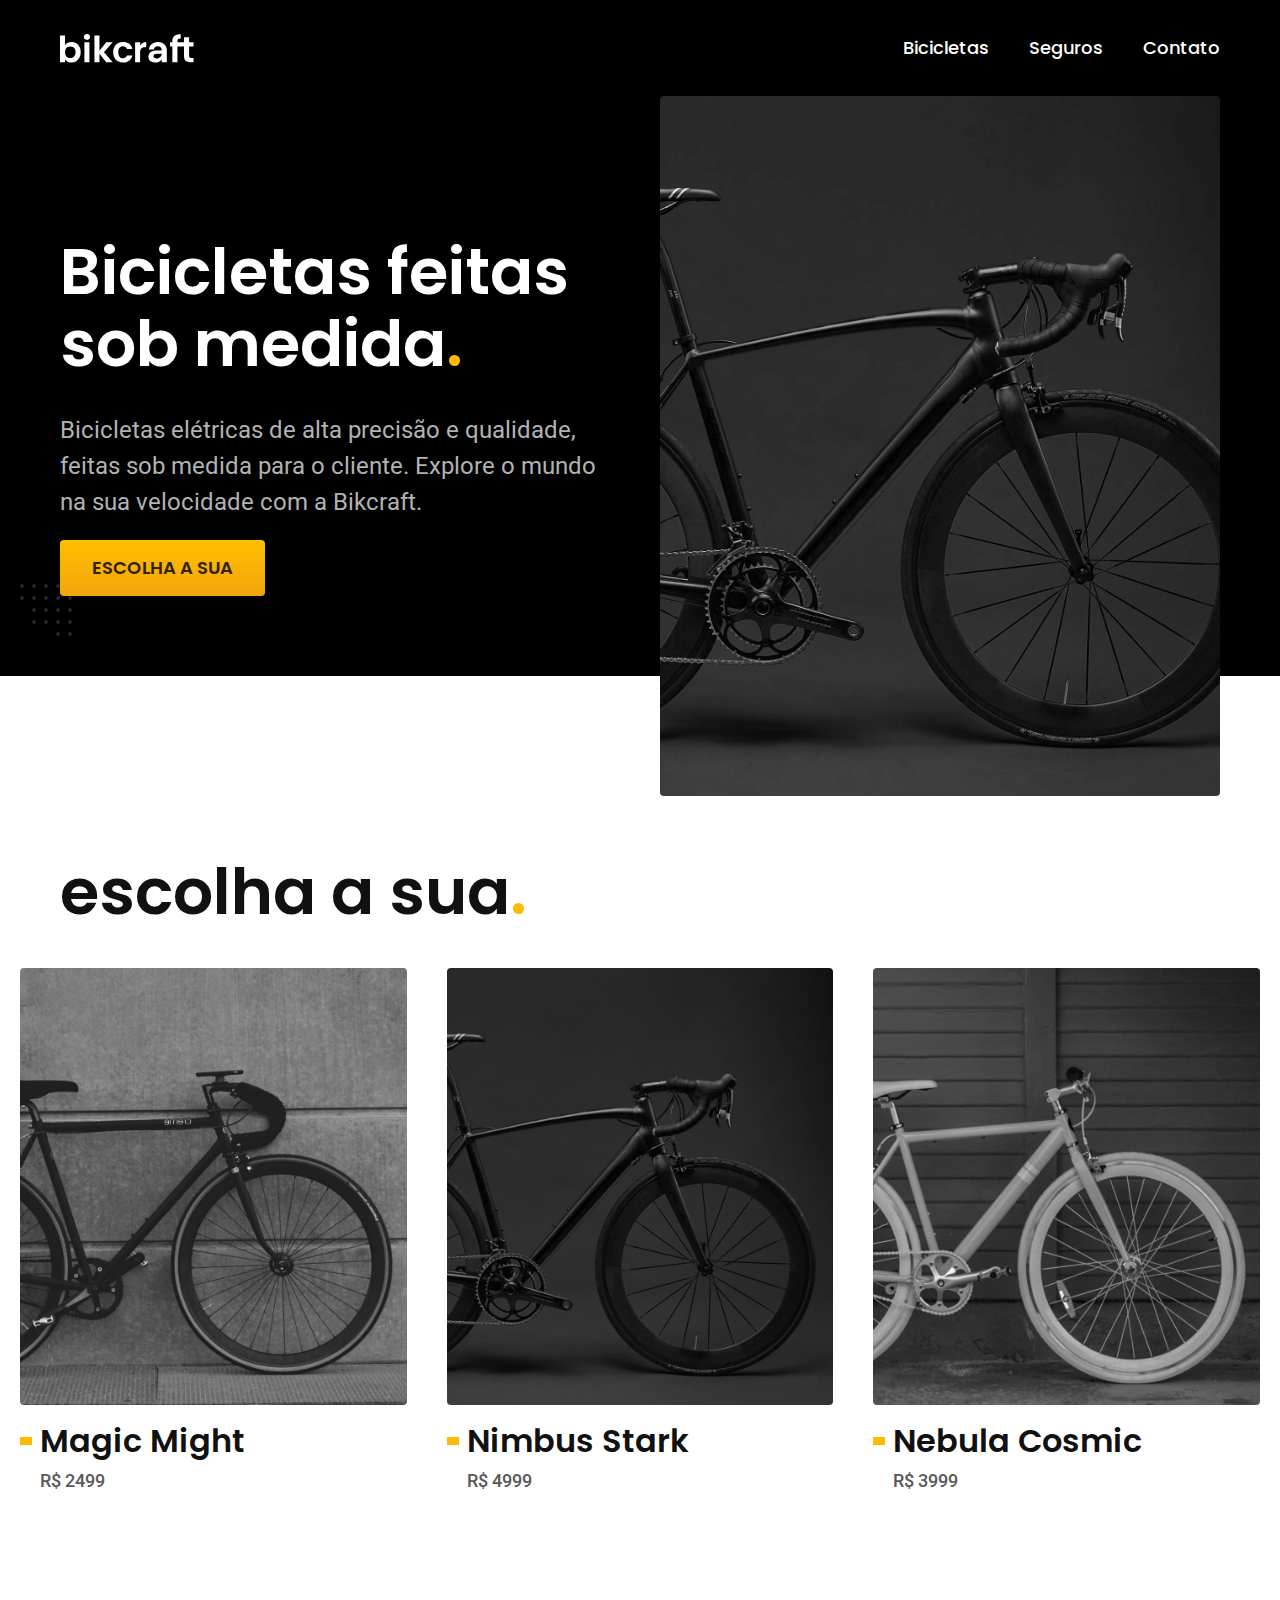
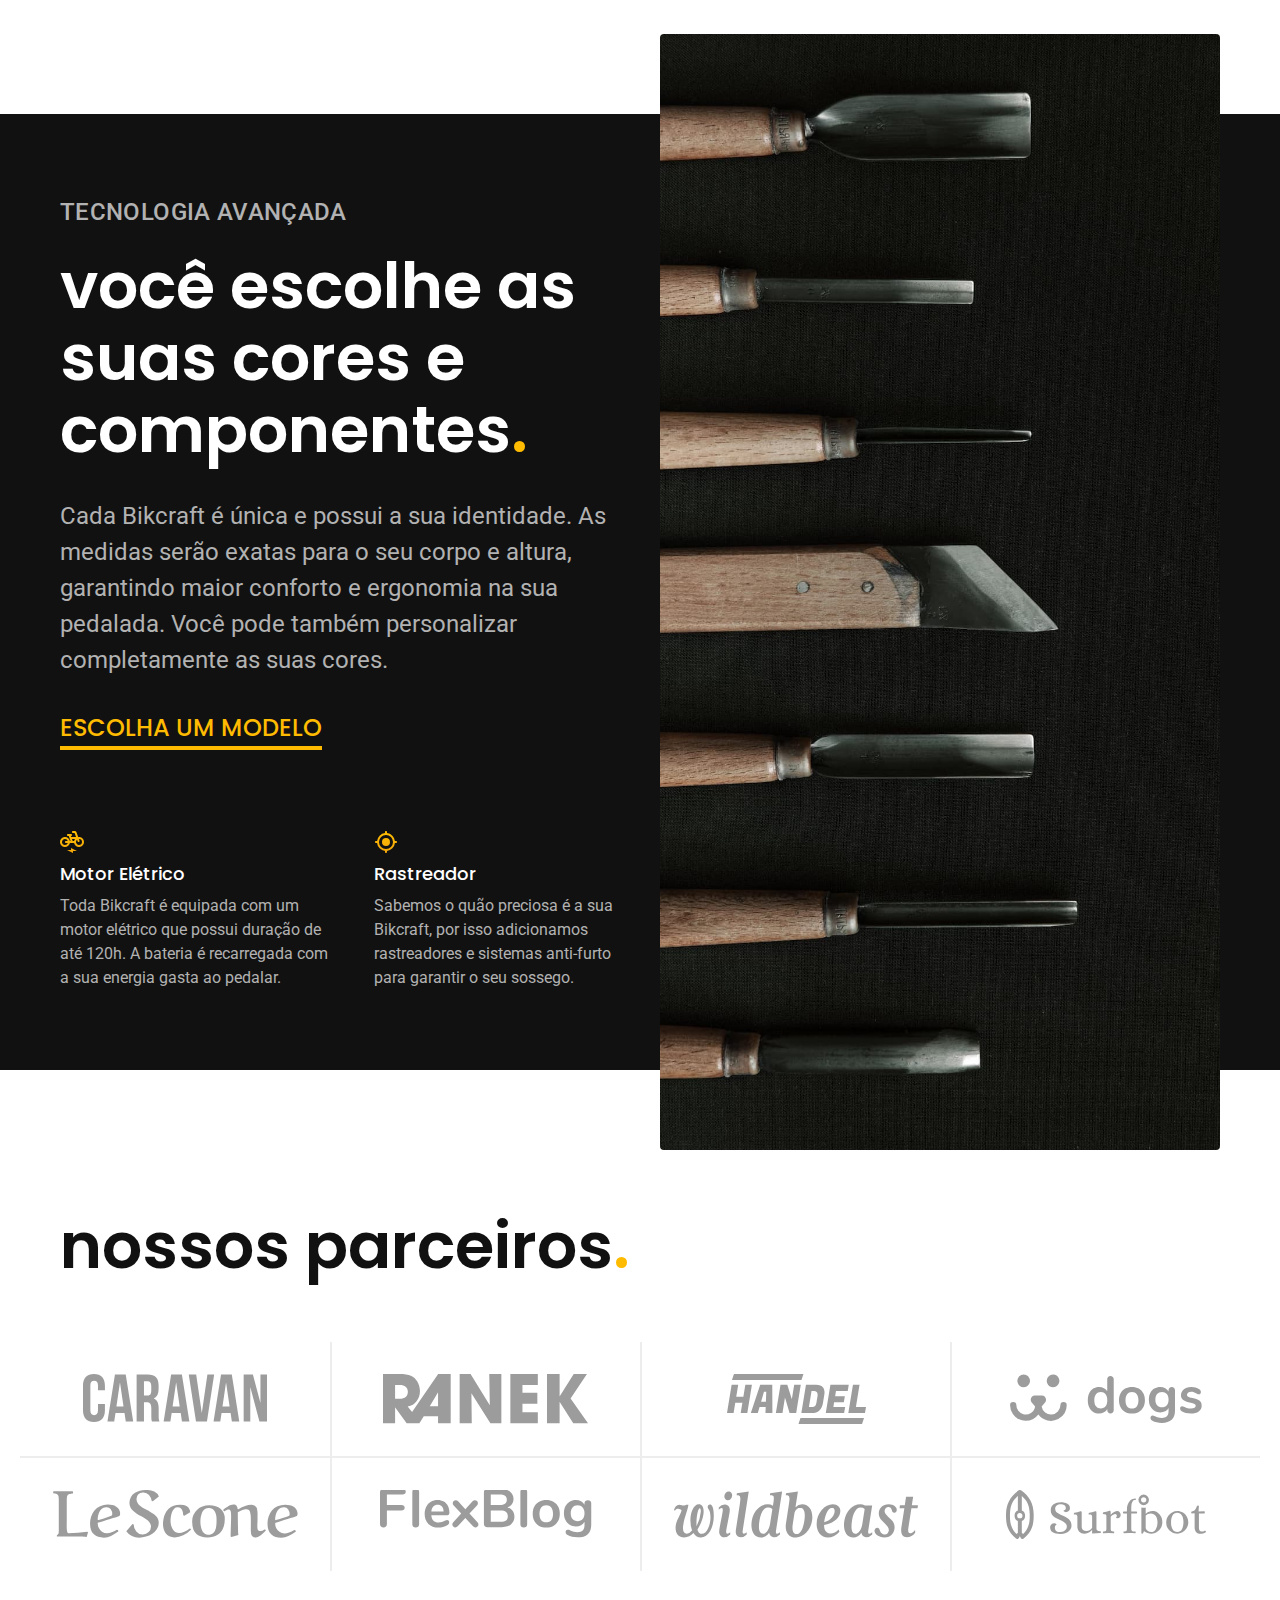
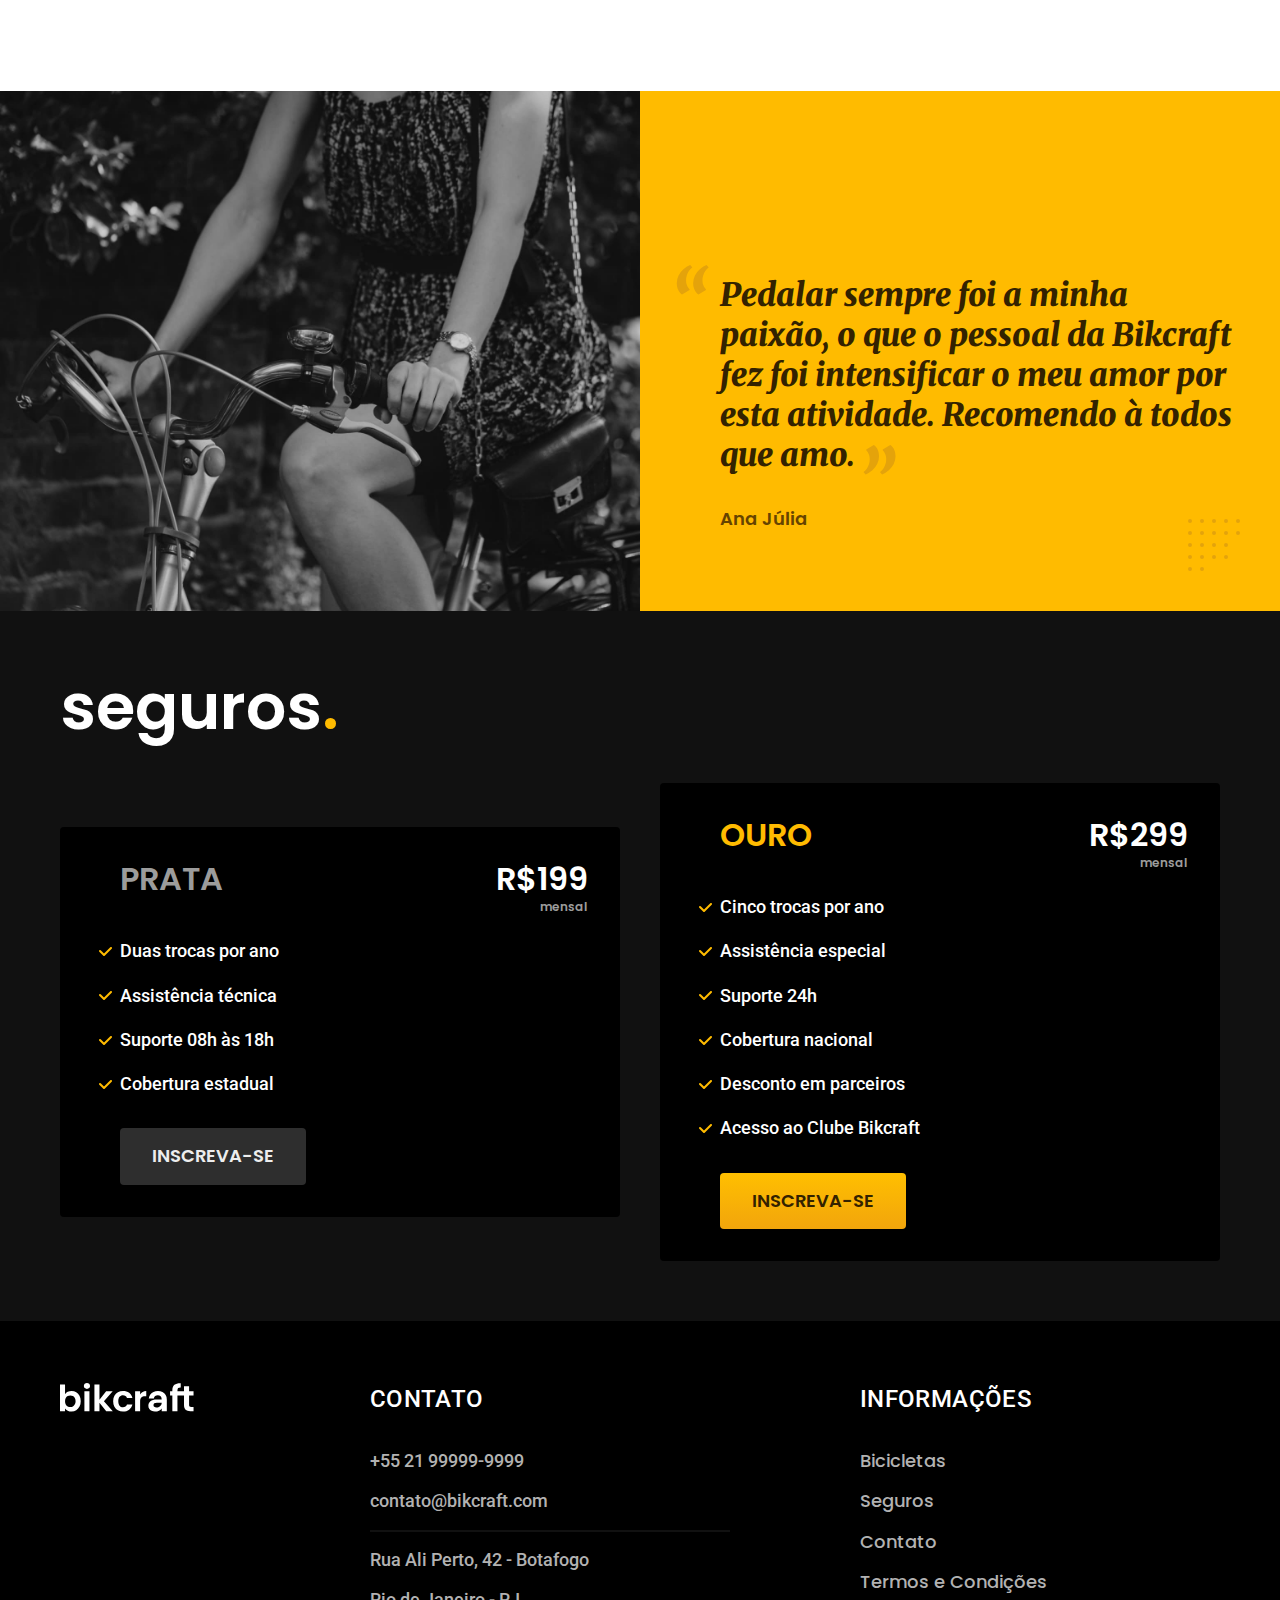
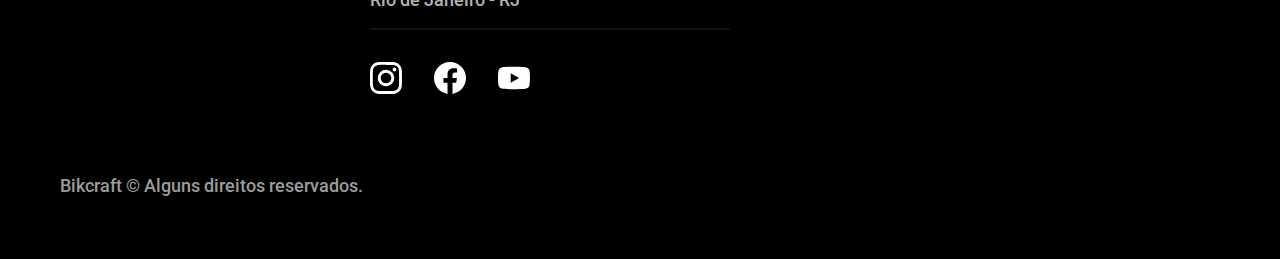
<file: index.html>
<!DOCTYPE html>
<html lang="pt-br">

<head>
  <meta charset="UTF-8">
  <meta name="viewport" content="width=device-width, initial-scale=1.0">
  <title>Bikcraft - Bicicletas Elétricas</title>
  <meta name="description" content="Bicicletas elétricas de alta precisão e qualidade, feitas sob medida para você. Explore o mundo na sua velocidade com a Bikcraft.">

  <link rel="preload" href="./css/style.min.css" as="style">
  <link rel="stylesheet" href="./css/style.min.css">
  <link rel="icon" href="./favicon.svg">
  
  <link rel="preconnect" href="https://fonts.googleapis.com">
  <link rel="preconnect" href="https://fonts.gstatic.com" crossorigin>
  <link href="https://fonts.googleapis.com/css2?family=Poppins:wght@400;600&family=Roboto:wght@400;500&family=Merriweather:ital,wght@1,900&display=swap" rel="stylesheet">

  <script>document.documentElement.classList.add("js");</script>
</head>

<body>
  <header class="header-bg">
    <div class="header container">
      <a href="./"><img src="./img/bikcraft.svg" alt="Marca"></a>
      <nav aria-label="primaria">
        <ul class="header-menu cor-0 font-1-m">
          <li><a href="./bicicletas.html">Bicicletas</a></li>
          <li><a href="./seguros.html">Seguros</a></li>
          <li><a href="./contato.html">Contato</a></li>
        </ul>
      </nav>
    </div>
  </header>

  <main class="introducao-bg">
    <div class="introducao container">
      <div class="introducao-conteudo">
        <h1 class="font-1-xxl cor-0 fadeInDown" data-anime="200">Bicicletas feitas sob medida<span class="cor-p1">.</span></h1>
        <p class="font-2-l cor-5 fadeInDown" data-anime="400">Bicicletas elétricas de alta precisão e qualidade, feitas sob medida para o cliente. Explore o mundo na sua velocidade com a Bikcraft.</p>
        <a href="./bicicletas.html" class="btn fadeInDown" data-anime="600">Escolha a sua</a>
      </div>
      <picture data-anime="800" class="fadeInDown">
        <source media="(max-width: 800px)" srcset="./img/bicicletas/nimbus.jpg">
        <img src="./img/fotos/introducao.jpg" alt="">
      </picture>
    </div>
  </main>

  <article class="bicicletas-lista">
    <h2 class="container font-1-xxl">escolha a sua<span class="cor-p1">.</span></h2>
    <ul>
      <a href="./bicicletas/magic.html">
        <li>
          <img src="./img/bicicletas/magic-home.jpg" alt="">
          <h3 class="font-1-xl">Magic Might</h3>
          <span class="font-2-m cor-8">R$ 2499</span>
        </li>
      </a>
      <a href="./bicicletas/nimbus.html">
        <li>
          <img src="./img/bicicletas/nimbus-home.jpg" alt="">
          <h3 class="font-1-xl">Nimbus Stark</h3>
          <span class="font-2-m cor-8">R$ 4999</span>
        </li>
      </a>
      <a href="./bicicletas/nebula.html">
        <li>
          <img src="./img/bicicletas/nebula-home.jpg" alt="">
          <h3 class="font-1-xl">Nebula Cosmic</h3>
          <span class="font-2-m cor-8">R$ 3999</span>
        </li>
      </a>
    </ul>
  </article>

  <article class="tecnologia-bg">
    <div class="tecnologia container">
      <div class="tecnologia-conteudo">
        <span class="font-2-l-b cor-5">Tecnologia Avançada</span>
        <h2 class="font-1-xxl cor-0">você escolhe as suas cores e componentes<span class="cor-p1">.</span></h2>
        <p class="font-2-l cor-5">Cada Bikcraft é única e possui a sua identidade. As medidas serão exatas para o seu corpo e altura, garantindo maior conforto e ergonomia na sua pedalada. Você pode também personalizar completamente as suas cores.</p>
        <a class="link" href="./bicicletas.html">Escolha um modelo</a>
        <div class="tecnologia-vantagens">
          <div>
            <img src="./img/icones/eletrica.svg" alt="">
            <h3 class="font-1-m cor-0">Motor Elétrico</h3>
            <p class="font-2-s cor-5">Toda Bikcraft é equipada com um motor elétrico que possui duração de até 120h. A bateria é recarregada com a sua energia gasta ao pedalar.</p>
          </div>
          <div>
            <img src="./img/icones/rastreador.svg" alt="">
            <h3 class="font-1-m cor-0">Rastreador</h3>
            <p class="font-2-s cor-5">Sabemos o quão preciosa é a sua Bikcraft, por isso adicionamos rastreadores e sistemas anti-furto para garantir o seu sossego.</p>
          </div>
        </div>
      </div>
      <div class="tecnologia-img">
        <img src="./img/fotos/tecnologia.jpg" alt="">
      </div>
    </div>
  </article>

  <section class="parceiros" aria-label="Nossos Parceiros">
    <h2 class="container font-1-xxl">nossos parceiros<span class="cor-p1">.</span></h2>
    <ul>
      <li><img src="./img/parceiros/caravan.svg" alt=""></li>
      <li><img src="./img/parceiros/ranek.svg" alt=""></li>
      <li><img src="./img/parceiros/handel.svg" alt=""></li>
      <li><img src="./img/parceiros/dogs.svg" alt=""></li>
      <li><img src="./img/parceiros/lescone.svg" alt=""></li>
      <li><img src="./img/parceiros/flexblog.svg" alt=""></li>
      <li><img src="./img/parceiros/wildbeast.svg" alt=""></li>
      <li><img src="./img/parceiros/surfbot.svg" alt=""></li>
    </ul>
  </section>

  <section class="depoimento" aria-label="Depoimento">
    <div>
      <img src="./img/fotos/depoimento.jpg" alt="">
    </div>
    <div class="depoimento-conteudo">
      <blockquote class="font-1-xl cor-p5">
        <p>Pedalar sempre foi a minha paixão, o que o pessoal da Bikcraft fez foi intensificar o meu amor por esta atividade.
          Recomendo à todos que amo.</p>
      </blockquote>
      <span class="font-1-m-b cor-p4">Ana Júlia</span>
    </div>
  </section>

  <article class="seguros-bg">
    <div class="seguros container">
      <h2 class="font-1-xxl cor-0">seguros<span class="cor-p1">.</span></h2>
      <div class="seguros-item">
        <h3 class="font-1-xl cor-6">PRATA</h3>
        <span class="font-1-xl cor-0">R$199 <span class="font-1-xs cor-6">mensal</span></span>
        <ul class="font-2-m cor-0">
          <li>Duas trocas por ano</li>
          <li>Assistência técnica</li>
          <li>Suporte 08h às 18h</li>
          <li>Cobertura estadual</li>
        </ul>
        <a class="btn secundario" href="./orcamento.html?tipo=seguro&produto=prata">Inscreva-se</a>
      </div>
      <div class="seguros-item">
        <h3 class="font-1-xl cor-p1">OURO</h3>
        <span class="font-1-xl cor-0">R$299 <span class="font-1-xs cor-6">mensal</span></span>
        <ul class="font-2-m cor-0">
          <li>Cinco trocas por ano</li>
          <li>Assistência especial</li>
          <li>Suporte 24h</li>
          <li>Cobertura nacional</li>
          <li>Desconto em parceiros</li>
          <li>Acesso ao Clube Bikcraft</li>
        </ul>
        <a class="btn" href="./orcamento.html?tipo=seguro&produto=ouro">Inscreva-se</a>
      </div>
    </div>
  </article>

  <footer class="footer-bg">
    <div class="footer container">
      <img src="./img/bikcraft.svg" alt="">
      <div class="footer-contato">
        <h3 class="font-2-l-b cor-0">Contato</h3>
        <ul class="font-2-m cor-5">
          <li><a href="tel:+5521999999999">+55 21 99999-9999</a></li>
          <li><a href="mailto:contato@bikcraft.com">contato@bikcraft.com</a></li>
          <li>Rua Ali Perto, 42 - Botafogo</li>
          <li>Rio de Janeiro - RJ</li>
        </ul>
        <div class="footer-redes">
          <a href="./">
            <img src="./img/redes/instagram.svg" alt="">
          </a>
          <a href="./">
            <img src="./img/redes/facebook.svg" alt="">
          </a>
          <a href="./">
            <img src="./img/redes/youtube.svg" alt="">
          </a>
        </div>
      </div>
      <div class="foooter-informacoes">
        <h3 class="font-2-l-b cor-0">Informações</h3>
        <nav aria-label="">
          <ul class="font-1-m cor-5">
            <li><a href="./bicicletas.html">Bicicletas</a></li>
          <li><a href="./seguros.html">Seguros</a></li>
          <li><a href="./contato.html">Contato</a></li>
          <li><a href="./termos.html">Termos e Condições</a></li>
          </ul>
        </nav>
      </div>
      <p class="footer-copy font-2-m cor-6">Bikcraft © Alguns direitos reservados.</p>
    </div>
  </footer>

  <script src="./js/plugins/simple-anime.js"></script>
  <script src="./js/script.js"></script>
</body>

</html>
</file>
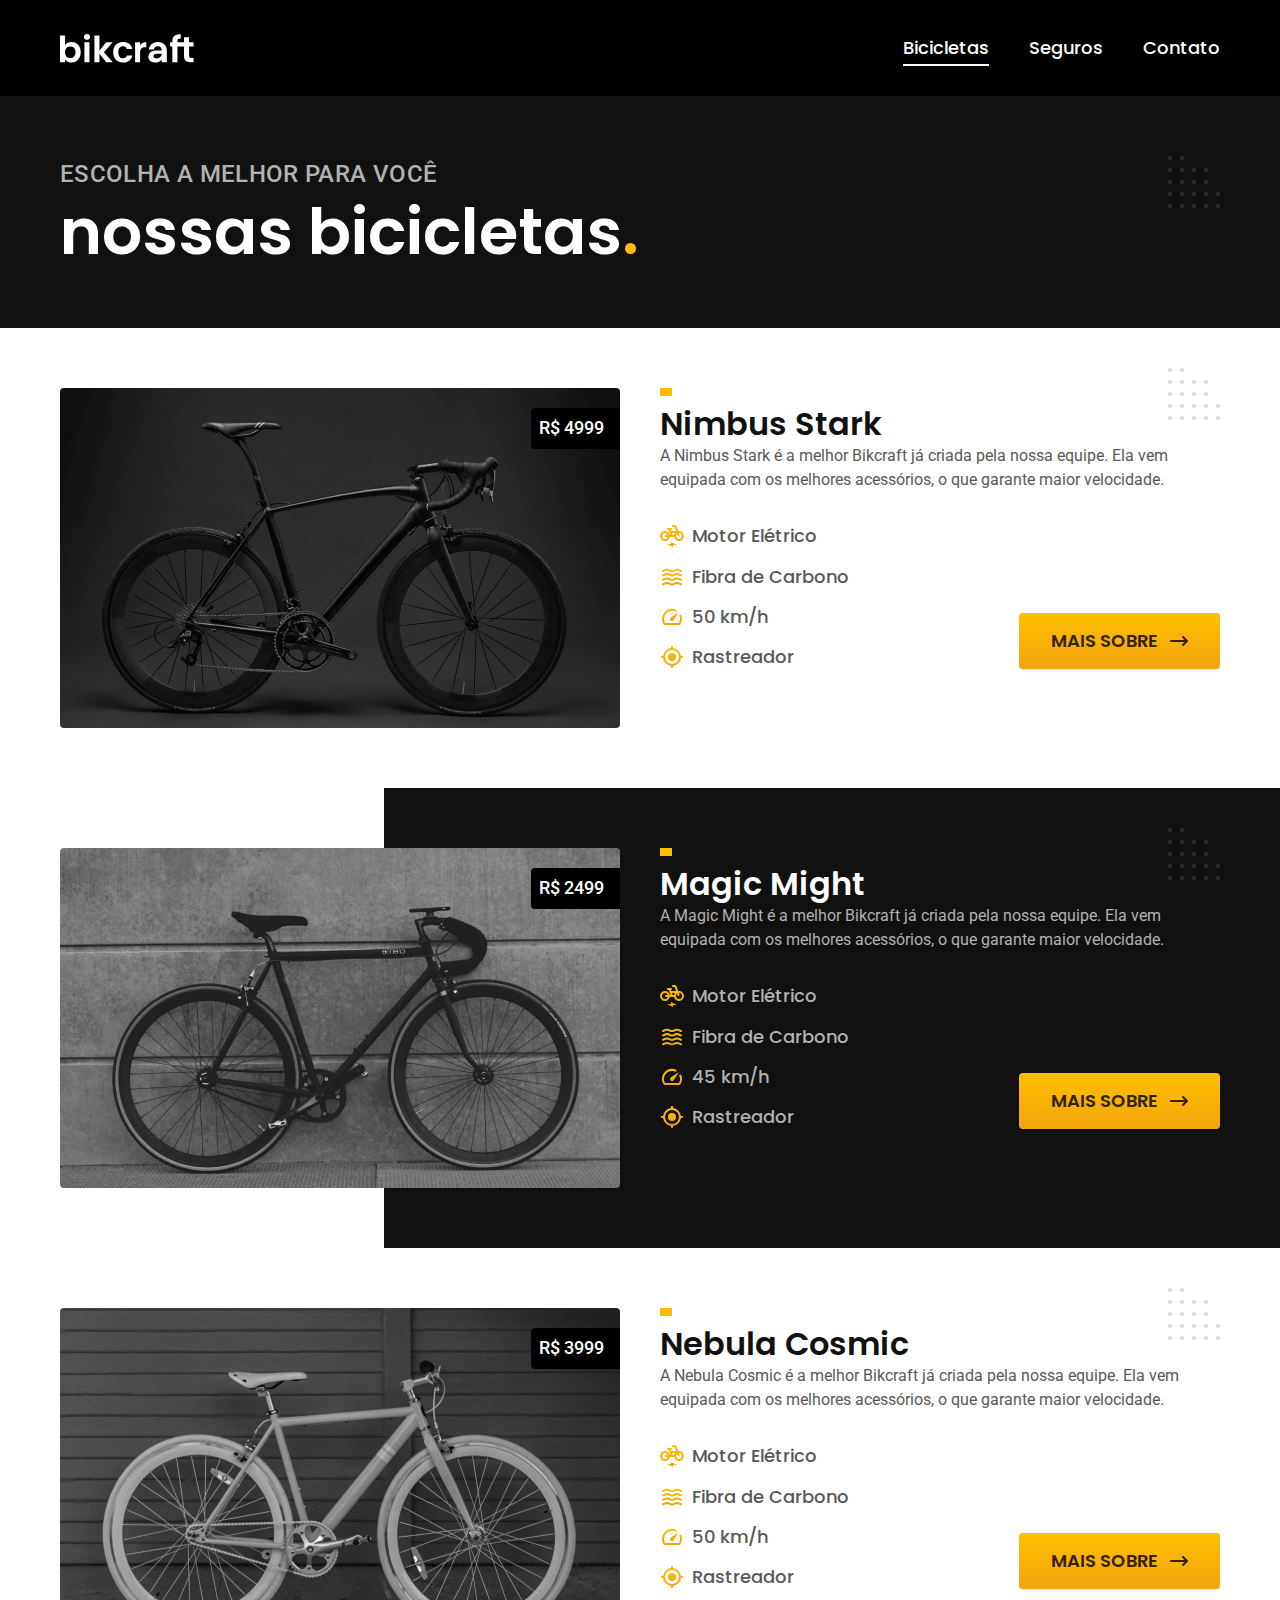
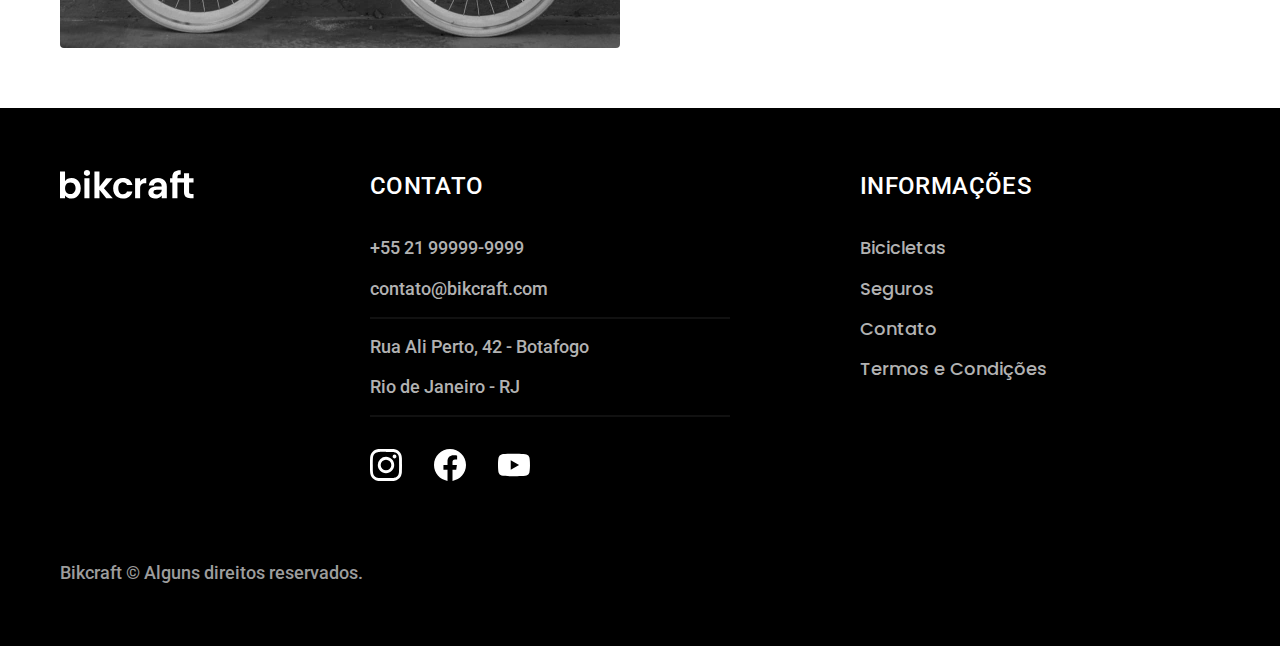
<file: bicicletas.html>
<!DOCTYPE html>
<html lang="pt-br">

<head>
  <meta charset="UTF-8">
  <meta name="viewport" content="width=device-width, initial-scale=1.0">
  <title>Bicicletas | Bikcraft</title>
  <meta name="description" content="Bicicletas.">

  <link rel="preload" href="./css/style.min.css" as="style">
  <link rel="stylesheet" href="./css/style.min.css">
  <link rel="icon" href="./favicon.svg">
  
  <link rel="preconnect" href="https://fonts.googleapis.com">
  <link rel="preconnect" href="https://fonts.gstatic.com" crossorigin>
  <link href="https://fonts.googleapis.com/css2?family=Poppins:wght@400;600&family=Roboto:wght@400;500&family=Merriweather:ital,wght@1,900&display=swap" rel="stylesheet">

  <script>document.documentElement.classList.add("js");</script>
</head>

<body id="bicicletas">
  <header class="header-bg">
    <div class="header container">
      <a href="./"><img src="./img/bikcraft.svg" alt="Marca"></a>
      <nav aria-label="primaria">
        <ul class="header-menu cor-0 font-1-m">
          <li><a href="./bicicletas.html">Bicicletas</a></li>
          <li><a href="./seguros.html">Seguros</a></li>
          <li><a href="./contato.html">Contato</a></li>
        </ul>
      </nav>
    </div>
  </header>

  <main>
    <div class="title-bg">
      <div class="title container">
        <p class="font-2-l-b cor-5">Escolha a melhor para você</p>
        <h1 class="font-1-xxl cor-0">nossas bicicletas<span class="cor-p1">.</span></h1>
      </div>
    </div>

    <div class="bicicletas container">
      <div class="bicicletas-img">
        <img src="./img/bicicletas/nimbus.jpg" alt="">
        <span class="font-2-m cor-0"> R$ 4999</span>
      </div>
      <div class="bicicletas-conteudo">
        <h2 class="font-1-xl">Nimbus Stark</h2>
        <p class="font-2-s cor-8">A Nimbus Stark é a melhor Bikcraft já criada pela nossa equipe. Ela vem equipada com os melhores acessórios, o que garante maior velocidade.</p>
        <ul class="font-1-m cor-8">
          <li>
            <img src="./img/icones/eletrica.svg" alt="">
            Motor Elétrico
          </li>
          <li>
            <img src="./img/icones/carbono.svg" alt="">
            Fibra de Carbono
          </li>
          <li>
            <img src="./img/icones/velocidade.svg" alt="">
            50 km/h
          </li>
          <li>
            <img src="./img/icones/rastreador.svg" alt="">
            Rastreador
          </li>
        </ul>
        <a class="btn seta" href="./bicicletas/nimbus.html">Mais Sobre</a>
      </div>
    </div>

    <div class="bicicletas-bg">
      <div class="bicicletas container">
        <div class="bicicletas-img">
          <img src="./img/bicicletas/magic.jpg" alt="">
          <span class="font-2-m cor-0"> R$ 2499</span>
        </div>
        <div class="bicicletas-conteudo">
          <h2 class="font-1-xl cor-0">Magic Might</h2>
          <p class="font-2-s cor-5">A Magic Might é a melhor Bikcraft já criada pela nossa equipe. Ela vem equipada com os melhores acessórios, o que garante maior velocidade.</p>
          <ul class="font-1-m cor-5">
            <li>
              <img src="./img/icones/eletrica.svg" alt="">
              Motor Elétrico
            </li>
            <li>
              <img src="./img/icones/carbono.svg" alt="">
              Fibra de Carbono
            </li>
            <li>
              <img src="./img/icones/velocidade.svg" alt="">
              45 km/h
            </li>
            <li>
              <img src="./img/icones/rastreador.svg" alt="">
              Rastreador
            </li>
          </ul>
          <a class="btn seta" href="./bicicletas/magic.html">Mais Sobre</a>
        </div>
      </div>
    </div>

    <div class="bicicletas container">
      <div class="bicicletas-img">
        <img src="./img/bicicletas/nebula.jpg" alt="">
        <span class="font-2-m cor-0"> R$ 3999</span>
      </div>
      <div class="bicicletas-conteudo">
        <h2 class="font-1-xl">Nebula Cosmic</h2>
        <p class="font-2-s cor-8">A Nebula Cosmic é a melhor Bikcraft já criada pela nossa equipe. Ela vem equipada com os melhores acessórios, o que garante maior velocidade.</p>
        <ul class="font-1-m cor-8">
          <li>
            <img src="./img/icones/eletrica.svg" alt="">
            Motor Elétrico
          </li>
          <li>
            <img src="./img/icones/carbono.svg" alt="">
            Fibra de Carbono
          </li>
          <li>
            <img src="./img/icones/velocidade.svg" alt="">
            50 km/h
          </li>
          <li>
            <img src="./img/icones/rastreador.svg" alt="">
            Rastreador
          </li>
        </ul>
        <a class="btn seta" href="./bicicletas/nebula.html">Mais Sobre</a>
      </div>
    </div>

  </main>

  <footer class="footer-bg">
    <div class="footer container">
      <img src="./img/bikcraft.svg" alt="">
      <div class="footer-contato">
        <h3 class="font-2-l-b cor-0">Contato</h3>
        <ul class="font-2-m cor-5">
          <li><a href="tel:+5521999999999">+55 21 99999-9999</a></li>
          <li><a href="mailto:contato@bikcraft.com">contato@bikcraft.com</a></li>
          <li>Rua Ali Perto, 42 - Botafogo</li>
          <li>Rio de Janeiro - RJ</li>
        </ul>
        <div class="footer-redes">
          <a href="./">
            <img src="./img/redes/instagram.svg" alt="">
          </a>
          <a href="./">
            <img src="./img/redes/facebook.svg" alt="">
          </a>
          <a href="./">
            <img src="./img/redes/youtube.svg" alt="">
          </a>
        </div>
      </div>
      <div class="foooter-informacoes">
        <h3 class="font-2-l-b cor-0">Informações</h3>
        <nav aria-label="">
          <ul class="font-1-m cor-5">
            <li><a href="./bicicletas.html">Bicicletas</a></li>
            <li><a href="./seguros.html">Seguros</a></li>
            <li><a href="./contato.html">Contato</a></li>
            <li><a href="./termos.html">Termos e Condições</a></li>
          </ul>
        </nav>
      </div>
      <p class="footer-copy font-2-m cor-6">Bikcraft © Alguns direitos reservados.</p>
    </div>
  </footer>

  <script src="./js/script.js"></script>
</body>

</html>
</file>
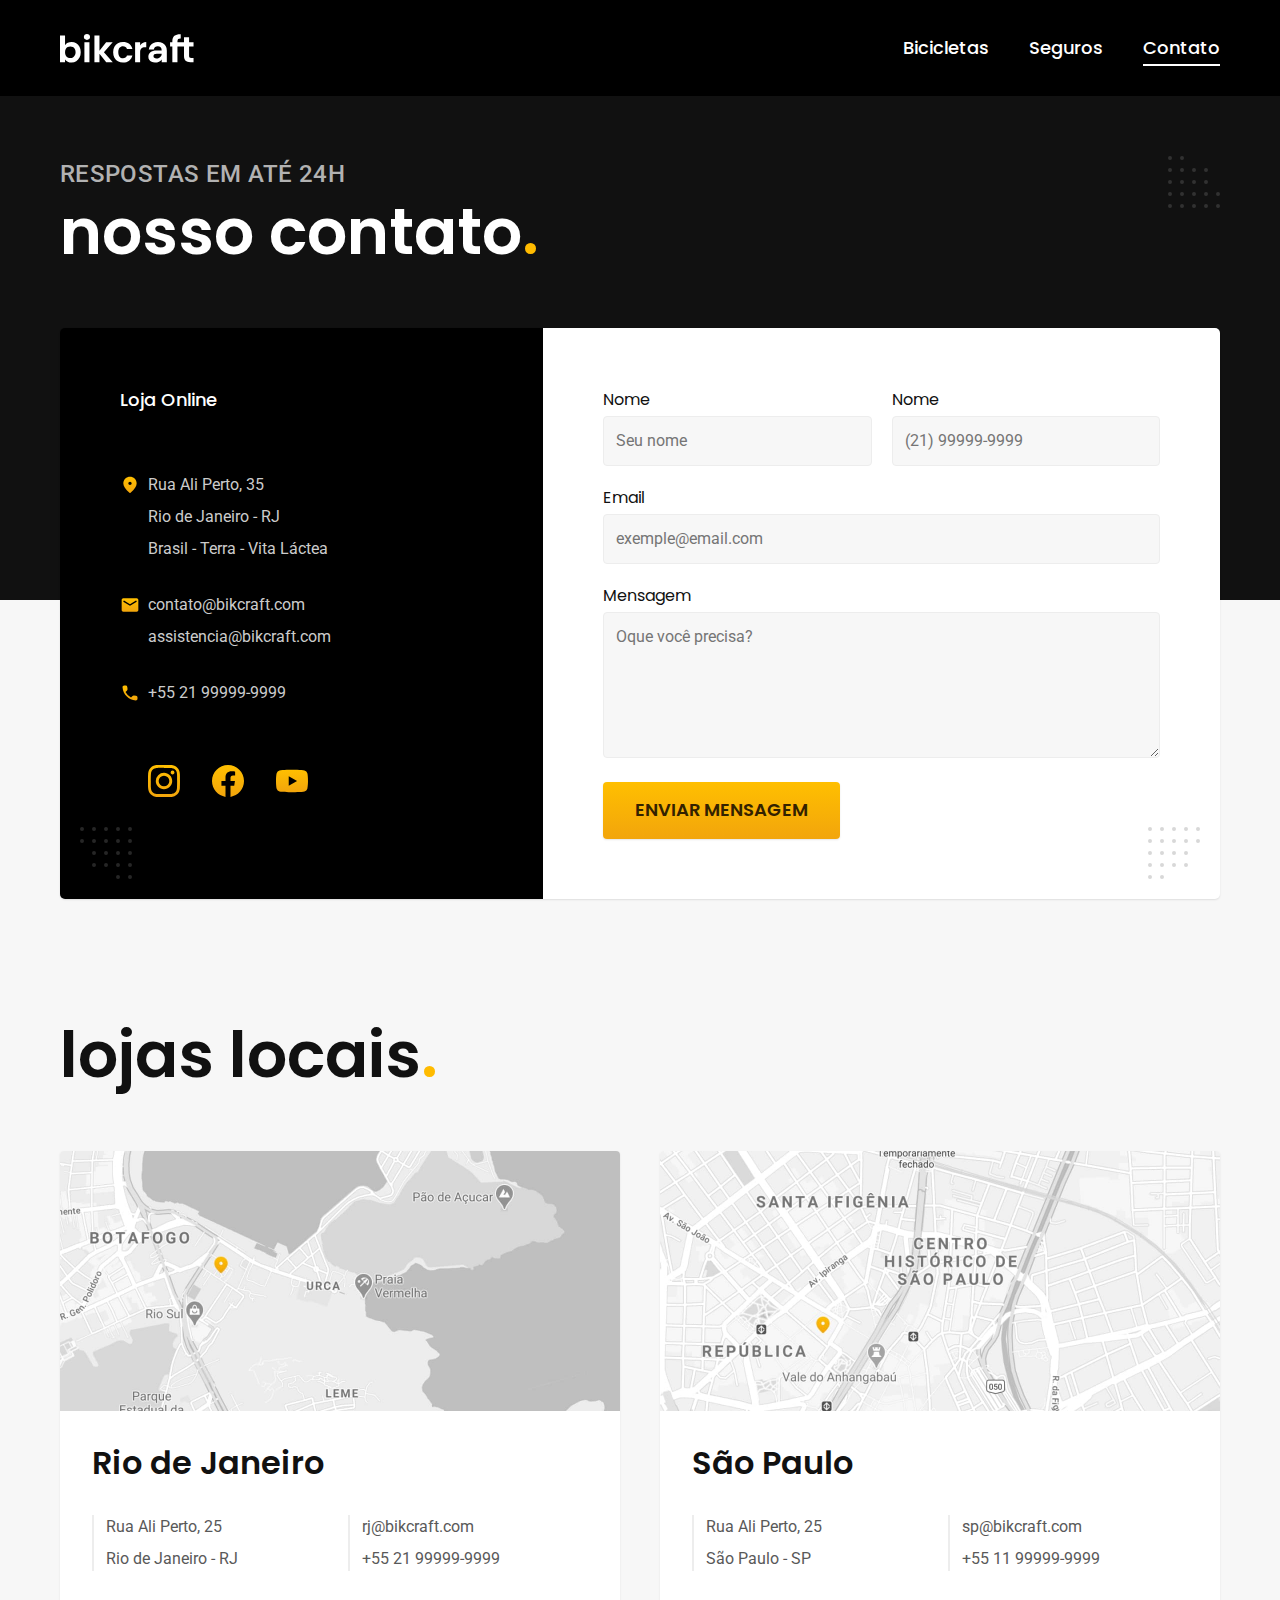
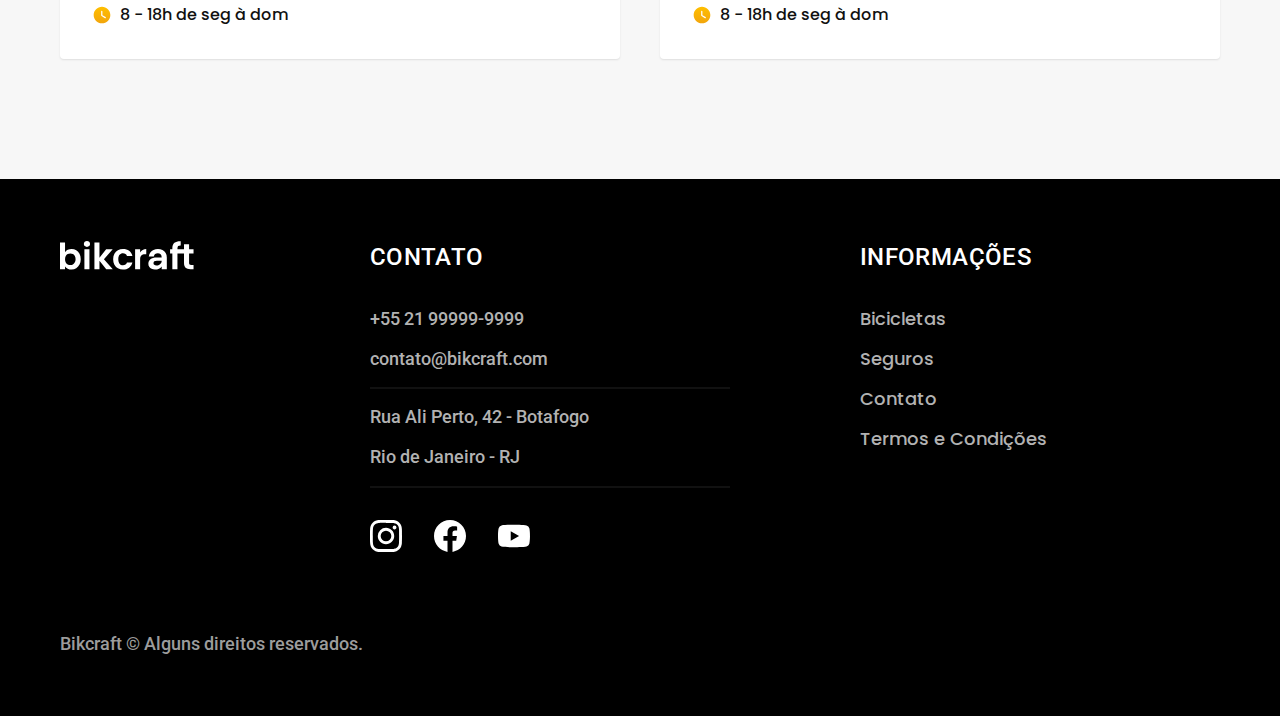
<file: contato.html>
<!DOCTYPE html>
<html lang="pt-br">

<head>
  <meta charset="UTF-8">
  <meta name="viewport" content="width=device-width, initial-scale=1.0">
  <title>Contato | Bikcraft</title>
  <meta name="description" content="Contato.">

  <link rel="preload" href="./css/style.min.css" as="style">
  <link rel="stylesheet" href="./css/style.min.css">
  <link rel="icon" href="./favicon.svg">
  
  <link rel="preconnect" href="https://fonts.googleapis.com">
  <link rel="preconnect" href="https://fonts.gstatic.com" crossorigin>
  <link href="https://fonts.googleapis.com/css2?family=Poppins:wght@400;600&family=Roboto:wght@400;500&family=Merriweather:ital,wght@1,900&display=swap" rel="stylesheet">

  <script>document.documentElement.classList.add("js");</script>
</head>

<body id="contato">
  <header class="header-bg">
    <div class="header container">
      <a href="./"><img src="./img/bikcraft.svg" alt="Marca"></a>
      <nav aria-label="primaria">
        <ul class="header-menu cor-0 font-1-m">
          <li><a href="./bicicletas.html">Bicicletas</a></li>
          <li><a href="./seguros.html">Seguros</a></li>
          <li><a href="./contato.html">Contato</a></li>
        </ul>
      </nav>
    </div>
  </header>

  <main>
    <div class="title-bg">
      <div class="title container">
        <p class="font-2-l-b cor-5">Respostas em até 24h</p>
        <h1 class="font-1-xxl cor-0">nosso contato<span class="cor-p1">.</span></h1>
      </div>
    </div>

    <div class="contato container">
      <section class="contato-dados" area-label="Endereço">
        <h2 class="font-1-m cor-0">Loja Online</h2>
        <div class="contato-endereco font-2-s cor-4">
          <p>Rua Ali Perto, 35</p>
          <p>Rio de Janeiro - RJ</p>
          <p>Brasil - Terra - Vita Láctea</p>
        </div>
        <address class="contato-meios font-2-s cor-4">
          <a href="mailto:contato@bikcraft.com">contato@bikcraft.com</a>
          <a href="mailto:assistencia@bikcraft.com">assistencia@bikcraft.com</a>
          <a href="tel:+5521999999999">+55 21 99999-9999</a>
        </address>
        <div class="contato-redes">
          <a href="./">
            <img src="./img/redes/instagram-p.svg" alt="">
          </a>
          <a href="./">
            <img src="./img/redes/facebook-p.svg" alt="">
          </a>
          <a href="./">
            <img src="./img/redes/youtube-p.svg" alt="">
          </a>
        </div>
      </section>

      <section class="contato-formulario" aria-label="Formulário">
        <form class="form" action="./contato.html">
          <div>
            <label for="nome">Nome</label>
            <input type="text" id="nome" name="nome" placeholder="Seu nome">
          </div>
          <div>
            <label for="telefone">Nome</label>
            <input type="text" id="telefone" name="telefone" placeholder="(21) 99999-9999">
          </div>
          <div class="col-2">
            <label for="email">Email</label>
            <input type="email" id="email" name="email" placeholder="exemple@email.com">
          </div>
          <div class="col-2">
            <label for="mensagem">Mensagem</label>
            <textarea rows="5" id="mensagem" name="mensagem" placeholder="Oque você precisa?"></textarea>
          </div>
          <button class="btn col-2">Enviar Mensagem</button>
        </form>
      </section>
    </div>
  </main>

  <article class="lojas container">
    <h2 class="font-1-xxl">lojas locais<span class="cor-p1">.</span></h2>
    <div class="lojas-item">
      <img src="./img/lojas/rj.jpg" alt="">
      <div class="lojas-conteudo">
        <h3 class="font-1-xl">Rio de Janeiro</h3>
        <div class="lojas-dados font-2-s cor-8">
          <p>Rua Ali Perto, 25</p>
          <p>Rio de Janeiro - RJ</p>
        </div>
        <div class="lojas-dados font-2-s cor-8">
          <a href="mailto:rj@bikcraft.com">rj@bikcraft.com</a>
          <a href="tel:+5521999999999">+55 21 99999-9999</a>
        </div>
        <p class="lojas-tempo font-1-s"><img src="./img/icones/horario.svg" alt=""> 8 - 18h de seg à dom</p>
      </div>
    </div>

    <div class="lojas-item">
      <img src="./img/lojas/sp.jpg" alt="">
      <div class="lojas-conteudo">
        <h3 class="font-1-xl">São Paulo</h3>
        <div class="lojas-dados font-2-s cor-8">
          <p>Rua Ali Perto, 25</p>
          <p>São Paulo - SP</p>
        </div>
        <div class="lojas-dados font-2-s cor-8">
          <a href="mailto:sp@bikcraft.com">sp@bikcraft.com</a>
          <a href="tel:+5511999999999">+55 11 99999-9999</a>
        </div>
        <p class="lojas-tempo font-1-s"><img src="./img/icones/horario.svg" alt=""> 8 - 18h de seg à dom</p>
      </div>
    </div>
  </article>

  <footer class="footer-bg">
    <div class="footer container">
      <img src="./img/bikcraft.svg" alt="">
      <div class="footer-contato">
        <h3 class="font-2-l-b cor-0">Contato</h3>
        <ul class="font-2-m cor-5">
          <li><a href="tel:+5521999999999">+55 21 99999-9999</a></li>
          <li><a href="mailto:contato@bikcraft.com">contato@bikcraft.com</a></li>
          <li>Rua Ali Perto, 42 - Botafogo</li>
          <li>Rio de Janeiro - RJ</li>
        </ul>
        <div class="footer-redes">
          <a href="./">
            <img src="./img/redes/instagram.svg" alt="">
          </a>
          <a href="./">
            <img src="./img/redes/facebook.svg" alt="">
          </a>
          <a href="./">
            <img src="./img/redes/youtube.svg" alt="">
          </a>
        </div>
      </div>
      <div class="foooter-informacoes">
        <h3 class="font-2-l-b cor-0">Informações</h3>
        <nav aria-label="">
          <ul class="font-1-m cor-5">
            <li><a href="./bicicletas.html">Bicicletas</a></li>
            <li><a href="./seguros.html">Seguros</a></li>
            <li><a href="./contato.html">Contato</a></li>
            <li><a href="./termos.html">Termos e Condições</a></li>
          </ul>
        </nav>
      </div>
      <p class="footer-copy font-2-m cor-6">Bikcraft © Alguns direitos reservados.</p>
    </div>
  </footer>

  <script src="./js/script.js"></script>
</body>

</html>
</file>
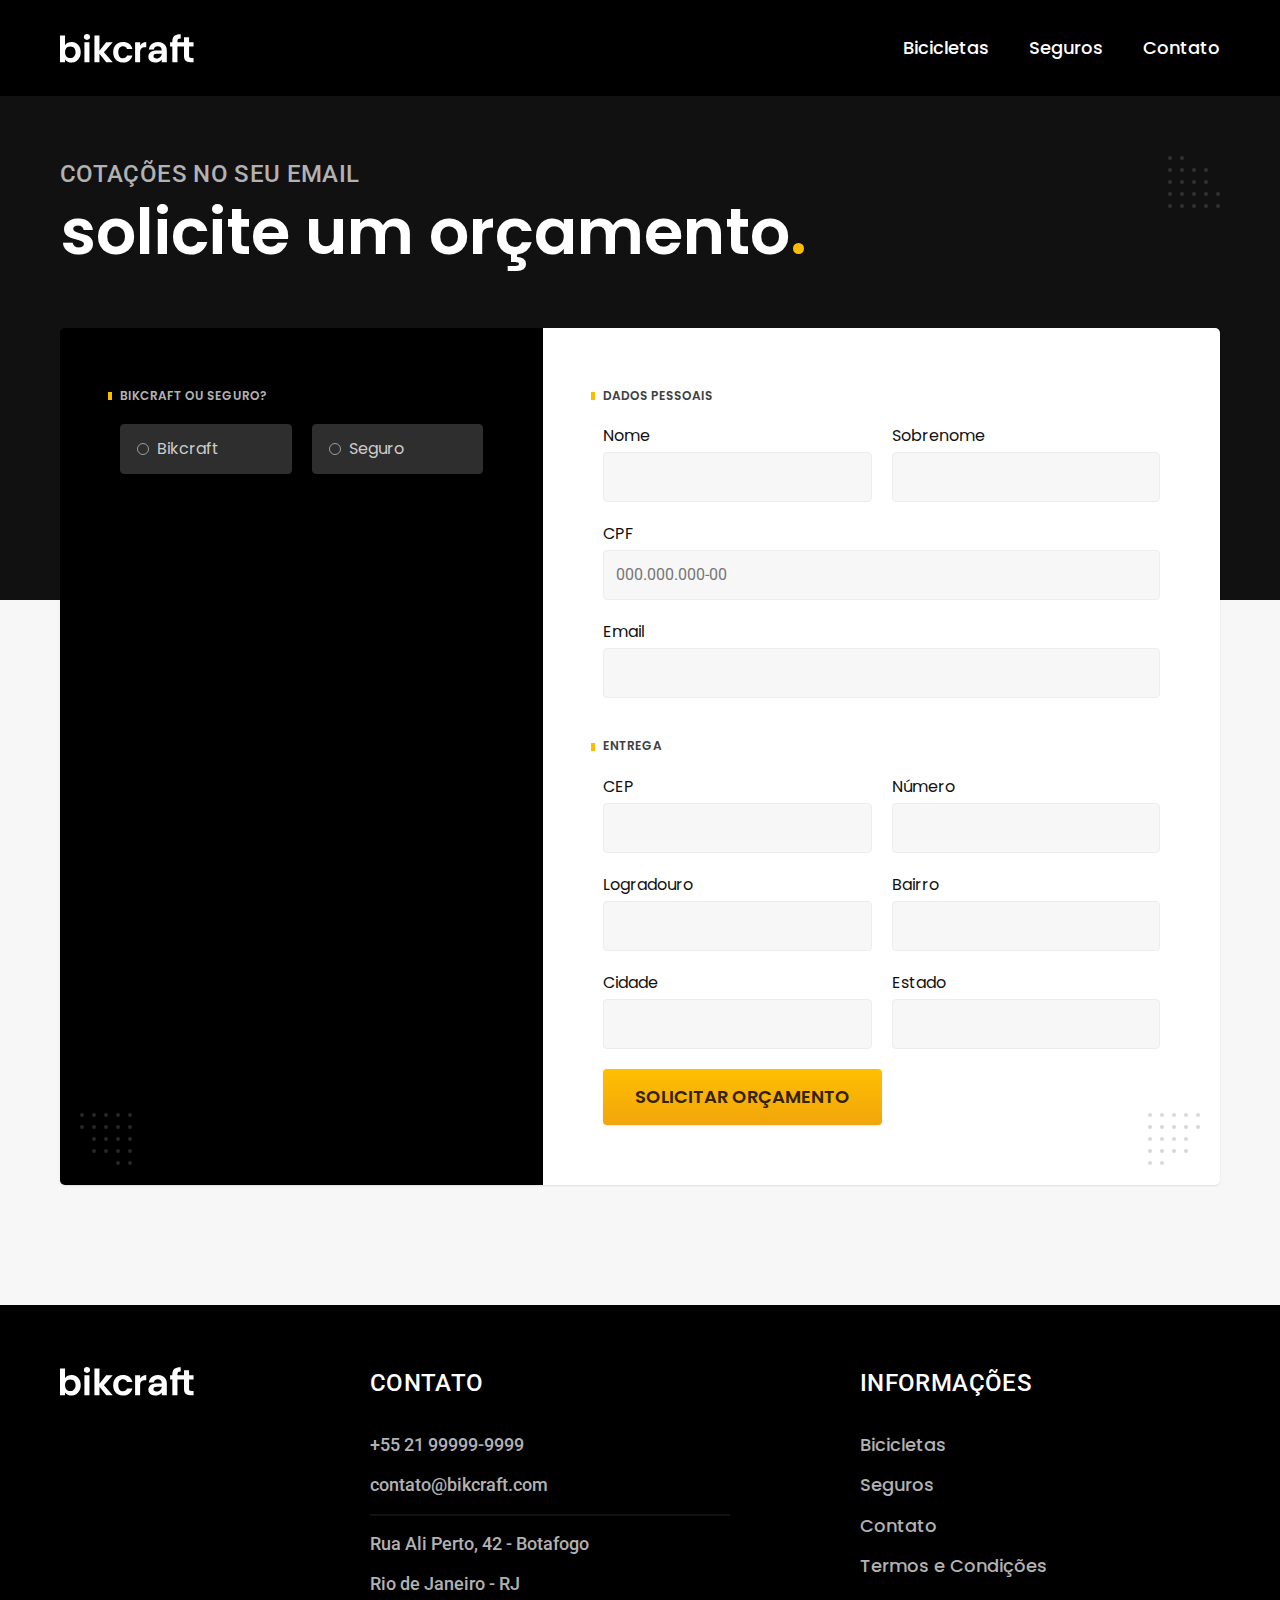
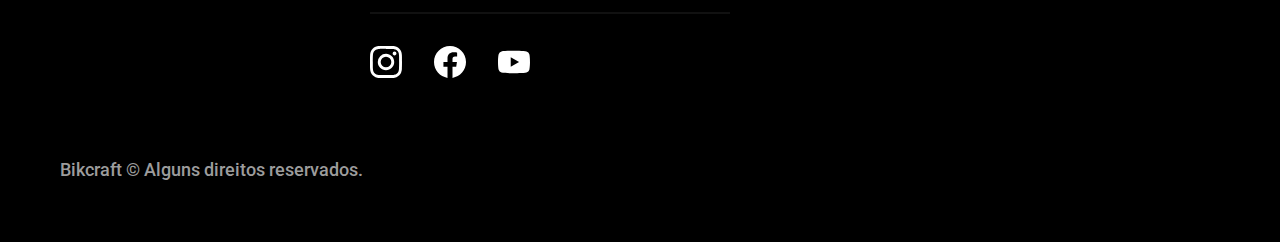
<file: orcamento.html>
<!DOCTYPE html>
<html lang="pt-br">

<head>
  <meta charset="UTF-8">
  <meta name="viewport" content="width=device-width, initial-scale=1.0">
  <title>Orçamento | Bikcraft</title>
  <meta name="description" content="Orçamento.">

  <link rel="preload" href="./css/style.min.css" as="style">
  <link rel="stylesheet" href="./css/style.min.css">
  <link rel="icon" href="./favicon.svg">
  
  <link rel="preconnect" href="https://fonts.googleapis.com">
  <link rel="preconnect" href="https://fonts.gstatic.com" crossorigin>
  <link href="https://fonts.googleapis.com/css2?family=Poppins:wght@400;600&family=Roboto:wght@400;500&family=Merriweather:ital,wght@1,900&display=swap" rel="stylesheet">

  <script>document.documentElement.classList.add("js");</script>
</head>

<body id="orcamento">
  <header class="header-bg">
    <div class="header container">
      <a href="./"><img src="./img/bikcraft.svg" alt="Marca"></a>
      <nav aria-label="primaria">
        <ul class="header-menu cor-0 font-1-m">
          <li><a href="./bicicletas.html">Bicicletas</a></li>
          <li><a href="./seguros.html">Seguros</a></li>
          <li><a href="./contato.html">Contato</a></li>
        </ul>
      </nav>
    </div>
  </header>

  <main>
    <div class="title-bg">
      <div class="title container">
        <p class="font-2-l-b cor-5">COTAÇÕES NO SEU EMAIL</p>
        <h1 class="font-1-xxl cor-0">solicite um orçamento<span class="cor-p1">.</span></h1>
      </div>
    </div>

    <form class="orcamento container" action="./">
      <div class="orcamento-produto">
        <h2 class="font-1-xs cor-5">bikcraft ou seguro?</h2>
        
        <input type="radio" name="tipo" value="bikcraft" id="bikcraft">
        <label for="bikcraft">Bikcraft</label>

        <input type="radio" name="tipo" value="seguro" id="seguro">
        <label for="seguro">Seguro</label>

        <div class="orcamento-conteudo" id="orcamento-bikcraft">
          <h2 class="font-1-xs cor-5">Escolha a sua</h2>

          <input type="radio" name="produto" value="nimbus" id="nimbus">
          <label for="nimbus">Nimbus Stark<span>R$ 4999</span></label>
          <div class="orcamento-detalhes">
            <ul class="font-1-xs cor-8">
              <li><img src="./img/icones/eletrica.svg" alt=""> Motor Elétrico</li>
              <li><img src="./img/icones/carbono.svg" alt=""> Fibra de Carbono</li>
              <li><img src="./img/icones/velocidade.svg" alt=""> 50 km/h</li>
              <li><img src="./img/icones/rastreador.svg" alt=""> Rastreador</li>
            </ul>
            <img src="./img/bicicletas/nimbus.jpg" alt="">
          </div>

          <input type="radio" name="produto" value="magic" id="magic">
          <label for="magic">Magic Migth<span>R$ 2499</span></label>
          <div class="orcamento-detalhes">
            <ul class="font-1-xs cor-8">
              <li><img src="./img/icones/eletrica.svg" alt=""> Motor Elétrico</li>
              <li><img src="./img/icones/carbono.svg" alt=""> Fibra de Carbono</li>
              <li><img src="./img/icones/velocidade.svg" alt=""> 45 km/h</li>
              <li><img src="./img/icones/rastreador.svg" alt=""> Rastreador</li>
            </ul>
            <img src="./img/bicicletas/magic.jpg" alt="">
          </div>

          <input type="radio" name="produto" value="nebula" id="nebula">
          <label for="nebula">Nebula Cosmic<span>R$ 3999</span></label>
          <div class="orcamento-detalhes">
            <ul class="font-1-xs cor-8">
              <li><img src="./img/icones/eletrica.svg" alt=""> Motor Elétrico</li>
              <li><img src="./img/icones/carbono.svg" alt=""> Fibra de Carbono</li>
              <li><img src="./img/icones/velocidade.svg" alt=""> 40 km/h</li>
              <li><img src="./img/icones/rastreador.svg" alt=""> Rastreador</li>
            </ul>
            <img src="./img/bicicletas/nebula.jpg" alt="">
          </div>

        </div>
        <div class="orcamento-conteudo" id="orcamento-seguro">
          <h2 class="font-1-xs cor-5">Escolha o plano</h2>

          <input type="radio" name="produto" value="prata" id="prata">
          <label for="prata">Prata<span>R$ 199</span></label>

          <input type="radio" name="produto" value="ouro" id="ouro">
          <label for="ouro">Ouro<span>R$ 299</span></label>

        </div>
      </div>
      <div class="orcamento-dados form">
        <h2 class="font-1-xs cor-9 col-2">Dados Pessoais</h2>
        <div>
          <label for="nome">Nome</label>
          <input type="text" id="nome" name="nome">
        </div>
        <div>
          <label for="sobrenome">Sobrenome</label>
          <input type="text" id="sobrenome" name="sobrenome">
        </div>
        <div class="col-2">
          <label for="cpf">CPF</label>
          <input type="text" id="cpf" name="cpf" placeholder="000.000.000-00">
        </div>
        <div class="col-2">
          <label for="email">Email</label>
          <input type="email" id="email" name="email">
        </div>
        <h2 class="font-1-xs cor-9 col-2">Entrega</h2>
        <div>
          <label for="cep">CEP</label>
          <input type="text" id="cep" name="cep">
        </div>
        <div>
          <label for="numero">Número</label>
          <input type="text" id="numero" name="numero">
        </div>
        <div>
          <label for="logradouro">Logradouro</label>
          <input type="text" id="logradouro" name="logradouro">
        </div>
        <div>
          <label for="bairro">Bairro</label>
          <input type="text" id="bairro" name="bairro">
        </div>
        <div>
          <label for="cidade">Cidade</label>
          <input type="text" id="cidade" name="cidade">
        </div>
        <div>
          <label for="estado">Estado</label>
          <input type="text" id="estado" name="estado">
        </div>
        <button class="btn col-2">Solicitar Orçamento</button>
      </div>
    </form>

  </main>

  <footer class="footer-bg">
    <div class="footer container">
      <img src="./img/bikcraft.svg" alt="">
      <div class="footer-contato">
        <h3 class="font-2-l-b cor-0">Contato</h3>
        <ul class="font-2-m cor-5">
          <li><a href="tel:+5521999999999">+55 21 99999-9999</a></li>
          <li><a href="mailto:contato@bikcraft.com">contato@bikcraft.com</a></li>
          <li>Rua Ali Perto, 42 - Botafogo</li>
          <li>Rio de Janeiro - RJ</li>
        </ul>
        <div class="footer-redes">
          <a href="./">
            <img src="./img/redes/instagram.svg" alt="">
          </a>
          <a href="./">
            <img src="./img/redes/facebook.svg" alt="">
          </a>
          <a href="./">
            <img src="./img/redes/youtube.svg" alt="">
          </a>
        </div>
      </div>
      <div class="foooter-informacoes">
        <h3 class="font-2-l-b cor-0">Informações</h3>
        <nav aria-label="">
          <ul class="font-1-m cor-5">
            <li><a href="./bicicletas.html">Bicicletas</a></li>
            <li><a href="./seguros.html">Seguros</a></li>
            <li><a href="./contato.html">Contato</a></li>
            <li><a href="./termos.html">Termos e Condições</a></li>
          </ul>
        </nav>
      </div>
      <p class="footer-copy font-2-m cor-6">Bikcraft © Alguns direitos reservados.</p>
    </div>
  </footer>

  <script src="./js/script.js"></script>
</body>

</html>
</file>
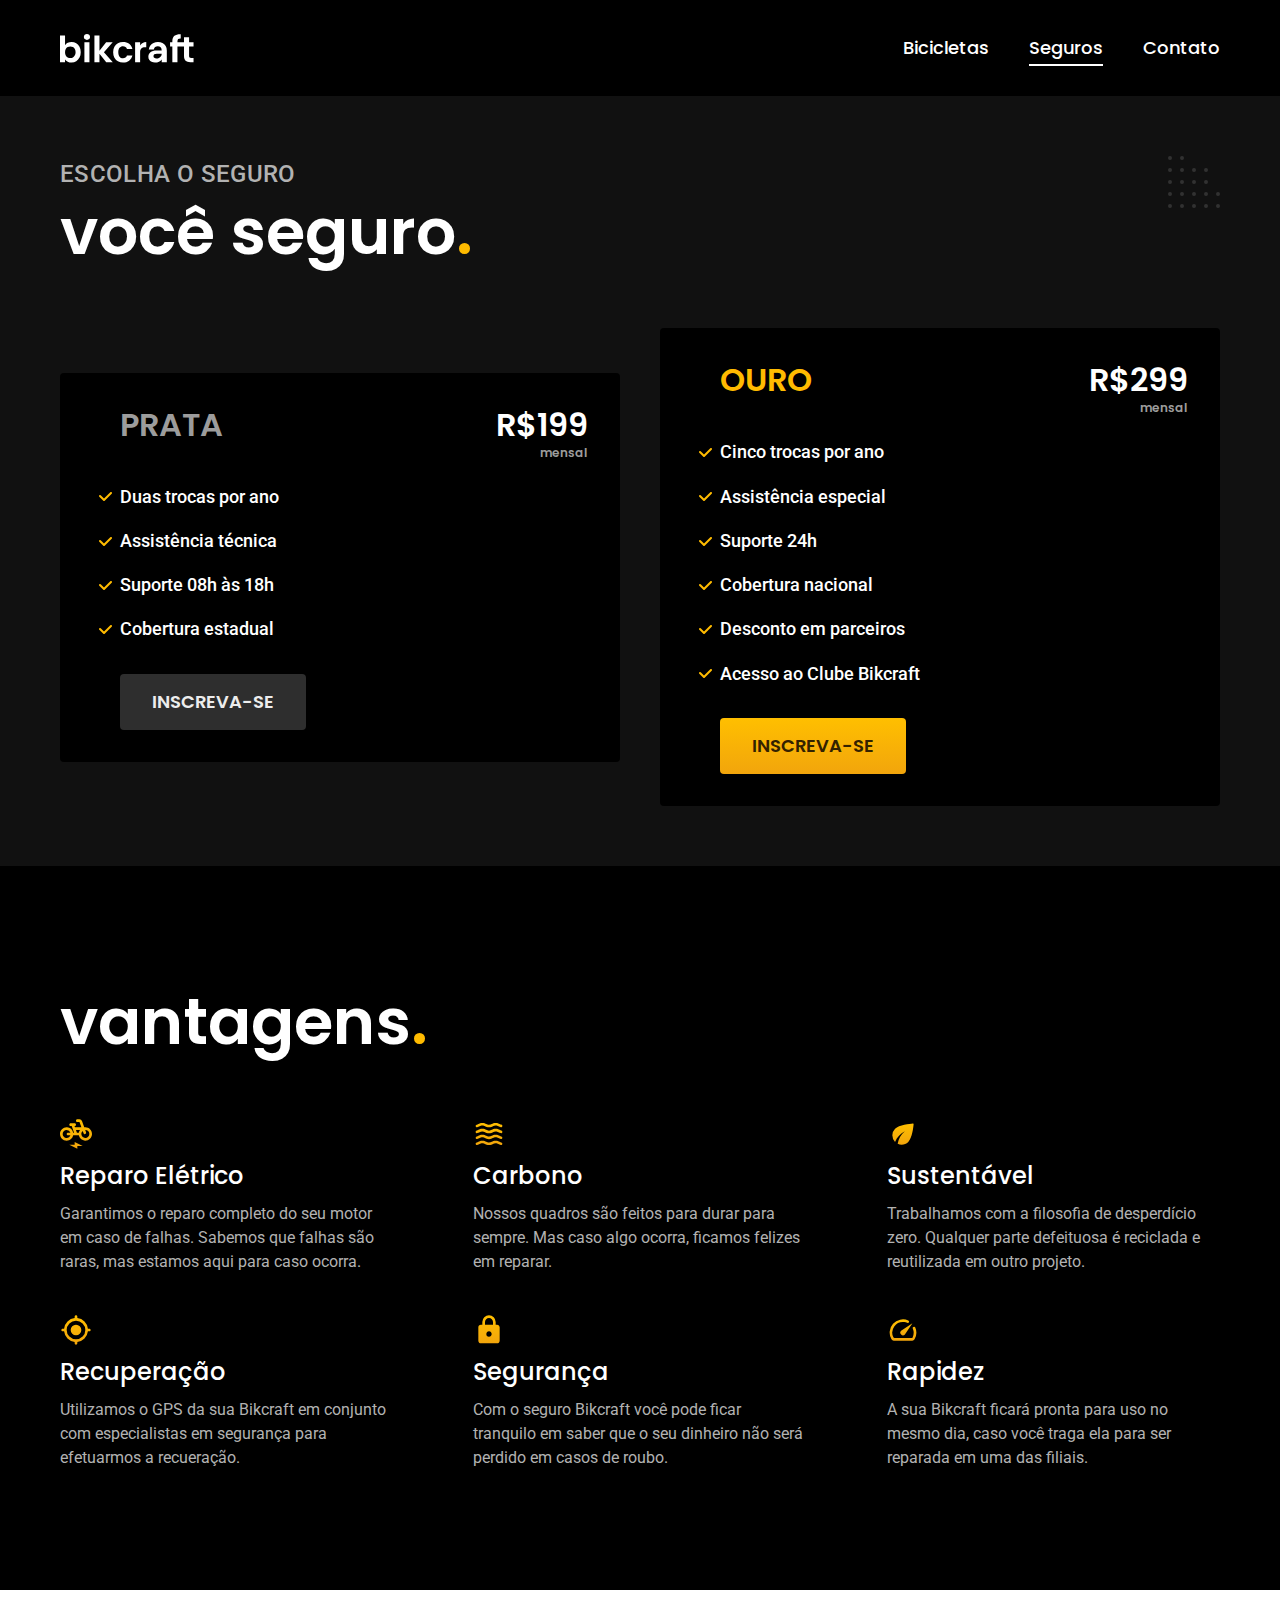
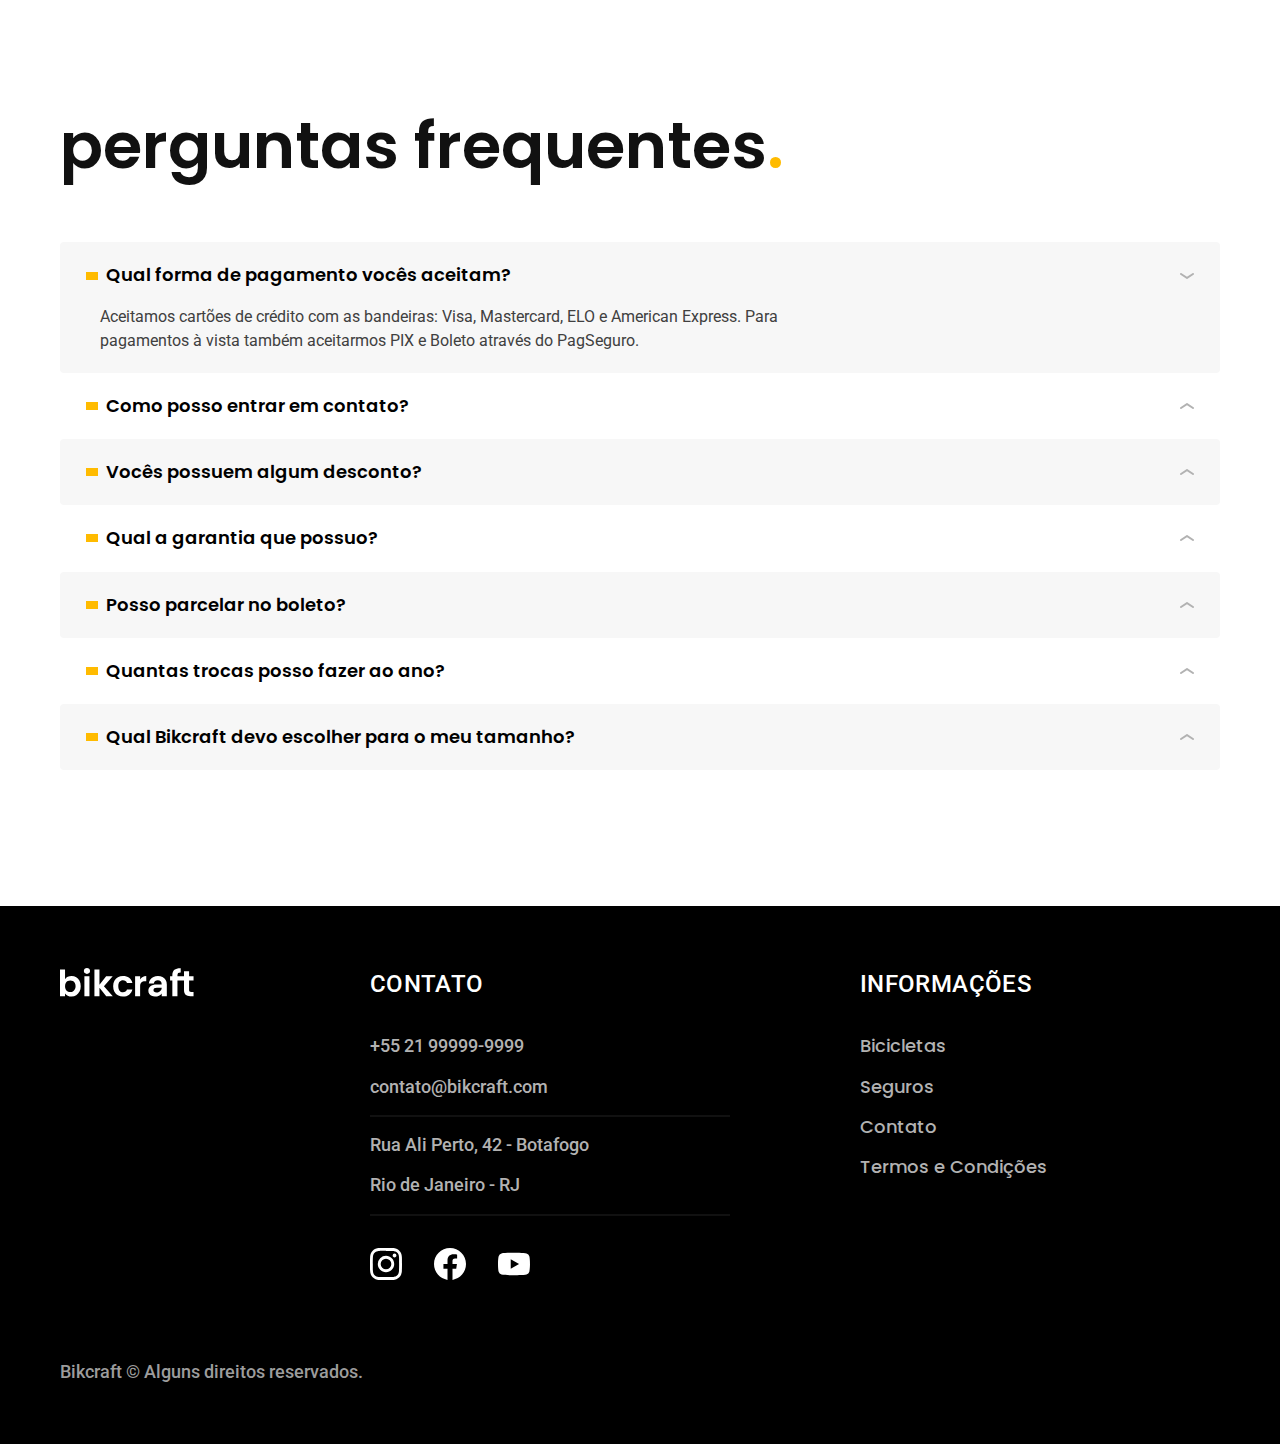
<file: seguros.html>
<!DOCTYPE html>
<html lang="pt-br">

<head>
  <meta charset="UTF-8">
  <meta name="viewport" content="width=device-width, initial-scale=1.0">
  <title>Seguros | Bikcraft</title>
  <meta name="description" content="Seguros.">

  <link rel="preload" href="./css/style.min.css" as="style">
  <link rel="stylesheet" href="./css/style.min.css">
  <link rel="icon" href="./favicon.svg">
  
  <link rel="preconnect" href="https://fonts.googleapis.com">
  <link rel="preconnect" href="https://fonts.gstatic.com" crossorigin>
  <link href="https://fonts.googleapis.com/css2?family=Poppins:wght@400;600&family=Roboto:wght@400;500&family=Merriweather:ital,wght@1,900&display=swap" rel="stylesheet">

  <script>document.documentElement.classList.add("js");</script>
</head>

<body id="seguros">
  <header class="header-bg">
    <div class="header container">
      <a href="./"><img src="./img/bikcraft.svg" alt="Marca"></a>
      <nav aria-label="primaria">
        <ul class="header-menu cor-0 font-1-m">
          <li><a href="./bicicletas.html">Bicicletas</a></li>
          <li><a href="./seguros.html">Seguros</a></li>
          <li><a href="./contato.html">Contato</a></li>
        </ul>
      </nav>
    </div>
  </header>

  <main class="seguros-bg">
    <div class="title-bg">
      <div class="title container">
        <p class="font-2-l-b cor-5">Escolha o seguro</p>
        <h1 class="font-1-xxl cor-0">você seguro<span class="cor-p1">.</span></h1>
      </div>
    </div>

    <div class="seguros container">
      <div class="seguros-item fadeInLeft" data-anime="200">
        <h3 class="font-1-xl cor-6">PRATA</h3>
        <span class="font-1-xl cor-0">R$199 <span class="font-1-xs cor-6">mensal</span></span>
        <ul class="font-2-m cor-0">
          <li>Duas trocas por ano</li>
          <li>Assistência técnica</li>
          <li>Suporte 08h às 18h</li>
          <li>Cobertura estadual</li>
        </ul>
        <a class="btn secundario" href="./orcamento.html?tipo=seguro&produto=prata">Inscreva-se</a>
      </div>
      <div class="seguros-item fadeInRight" data-anime="400">
        <h3 class="font-1-xl cor-p1">OURO</h3>
        <span class="font-1-xl cor-0">R$299 <span class="font-1-xs cor-6">mensal</span></span>
        <ul class="font-2-m cor-0">
          <li>Cinco trocas por ano</li>
          <li>Assistência especial</li>
          <li>Suporte 24h</li>
          <li>Cobertura nacional</li>
          <li>Desconto em parceiros</li>
          <li>Acesso ao Clube Bikcraft</li>
        </ul>
        <a class="btn" href="./orcamento.html?tipo=seguro&produto=ouro">Inscreva-se</a>
      </div>
    </div>

  </main>

  <article class="vantagens-bg">
    <div class="vantagens container">
      <h2 class="font-1-xxl cor-0">vantagens<span class="cor-p1">.</span></h2>
      <ul>
        <li>
          <img src="./img/icones/eletrica.svg" alt="">
          <h3 class="font-1-l cor-0">Reparo Elétrico</h3>
          <p class="font-2-s cor-5">Garantimos o reparo completo do seu motor em caso de falhas. Sabemos que falhas são raras, mas estamos aqui para caso ocorra.</p>
        </li>
        <li>
          <img src="./img/icones/carbono.svg" alt="">
          <h3 class="font-1-l cor-0">Carbono</h3>
          <p class="font-2-s cor-5">Nossos quadros são feitos para durar para sempre. Mas caso algo ocorra, ficamos felizes em reparar.</p>
        </li>
        <li>
          <img src="./img/icones/sustentavel.svg" alt="">
          <h3 class="font-1-l cor-0">Sustentável</h3>
          <p class="font-2-s cor-5">Trabalhamos com a filosofia de desperdício zero. Qualquer parte defeituosa é reciclada e reutilizada em outro projeto.</p>
        </li>
        <li>
          <img src="./img/icones/rastreador.svg" alt="">
          <h3 class="font-1-l cor-0">Recuperação</h3>
          <p class="font-2-s cor-5">Utilizamos o GPS da sua Bikcraft em conjunto com especialistas em segurança para efetuarmos a recueração.</p>
        </li>
        <li>
          <img src="./img/icones/seguro.svg" alt="">
          <h3 class="font-1-l cor-0">Segurança</h3>
          <p class="font-2-s cor-5">Com o seguro Bikcraft você pode ficar tranquilo em saber que o seu dinheiro não será perdido em casos de roubo.</p>
        </li>
        <li>
          <img src="./img/icones/velocidade.svg" alt="">
          <h3 class="font-1-l cor-0">Rapidez</h3>
          <p class="font-2-s cor-5">A sua Bikcraft ficará pronta para uso no mesmo dia, caso você traga ela para ser reparada em uma das filiais.</p>
        </li>
      </ul>
    </div>
  </article>

  <article class="perguntas container">
    <h2 class="font-1-xxl">perguntas frequentes<span class="cor-p1">.</span></h2>
    <dl>
     <div>
      <dt><button class="font-1-m-b" aria-expanded="true" aria-controls="pergunta1">Qual forma de pagamento vocês aceitam?</button></dt>
      <dd id="pergunta1" class="font-2-s cor-9 ativa">Aceitamos cartões de crédito com as bandeiras: Visa, Mastercard, ELO e American Express. Para pagamentos à vista também aceitarmos PIX e Boleto através do PagSeguro.</dd>
     </div>
     <div>
      <dt><button class="font-1-m-b" aria-expanded="false" aria-controls="pergunta2">Como posso entrar em contato?</button></dt>
      <dd id="pergunta2" class="font-2-s cor-9">Aceitamos cartões de crédito com as bandeiras: Visa, Mastercard, ELO e American Express. Para pagamentos à vista também aceitarmos PIX e Boleto através do PagSeguro.</dd>
     </div>
     <div>
      <dt><button class="font-1-m-b" aria-expanded="false" aria-controls="pergunta3">Vocês possuem algum desconto?</button></dt>
      <dd id="pergunta3" class="font-2-s cor-9">Aceitamos cartões de crédito com as bandeiras: Visa, Mastercard, ELO e American Express. Para pagamentos à vista também aceitarmos PIX e Boleto através do PagSeguro.</dd>
     </div>
     <div>
      <dt><button class="font-1-m-b" aria-expanded="false" aria-controls="pergunta4">Qual a garantia que possuo?</button></dt>
      <dd id="pergunta4" class="font-2-s cor-9">Aceitamos cartões de crédito com as bandeiras: Visa, Mastercard, ELO e American Express. Para pagamentos à vista também aceitarmos PIX e Boleto através do PagSeguro.</dd>
     </div> 
     <div>
      <dt><button class="font-1-m-b" aria-expanded="false" aria-controls="pergunta5">Posso parcelar no boleto?</button></dt>
      <dd id="pergunta5" class="font-2-s cor-9">Aceitamos cartões de crédito com as bandeiras: Visa, Mastercard, ELO e American Express. Para pagamentos à vista também aceitarmos PIX e Boleto através do PagSeguro.</dd>
     </div>
     <div>
      <dt><button class="font-1-m-b" aria-expanded="false" aria-controls="pergunta6">Quantas trocas posso fazer ao ano?</button></dt>
      <dd id="pergunta6" class="font-2-s cor-9">Aceitamos cartões de crédito com as bandeiras: Visa, Mastercard, ELO e American Express. Para pagamentos à vista também aceitarmos PIX e Boleto através do PagSeguro.</dd>
     </div>
     <div>
      <dt><button class="font-1-m-b" aria-expanded="false" aria-controls="pergunta7">Qual Bikcraft devo escolher para o meu tamanho?</button></dt>
      <dd id="pergunta7" class="font-2-s cor-9">Aceitamos cartões de crédito com as bandeiras: Visa, Mastercard, ELO e American Express. Para pagamentos à vista também aceitarmos PIX e Boleto através do PagSeguro.</dd>
     </div>
    </dl>
  </article>

  <footer class="footer-bg">
    <div class="footer container">
      <img src="./img/bikcraft.svg" alt="">
      <div class="footer-contato">
        <h3 class="font-2-l-b cor-0">Contato</h3>
        <ul class="font-2-m cor-5">
          <li><a href="tel:+5521999999999">+55 21 99999-9999</a></li>
          <li><a href="mailto:contato@bikcraft.com">contato@bikcraft.com</a></li>
          <li>Rua Ali Perto, 42 - Botafogo</li>
          <li>Rio de Janeiro - RJ</li>
        </ul>
        <div class="footer-redes">
          <a href="./">
            <img src="./img/redes/instagram.svg" alt="">
          </a>
          <a href="./">
            <img src="./img/redes/facebook.svg" alt="">
          </a>
          <a href="./">
            <img src="./img/redes/youtube.svg" alt="">
          </a>
        </div>
      </div>
      <div class="foooter-informacoes">
        <h3 class="font-2-l-b cor-0">Informações</h3>
        <nav aria-label="">
          <ul class="font-1-m cor-5">
            <li><a href="./bicicletas.html">Bicicletas</a></li>
            <li><a href="./seguros.html">Seguros</a></li>
            <li><a href="./contato.html">Contato</a></li>
            <li><a href="./termos.html">Termos e Condições</a></li>
          </ul>
        </nav>
      </div>
      <p class="footer-copy font-2-m cor-6">Bikcraft © Alguns direitos reservados.</p>
    </div>
  </footer>

  <script src="./js/plugins/simple-anime.js"></script>
  <script src="./js/script.js"></script>
</body>

</html>
</file>
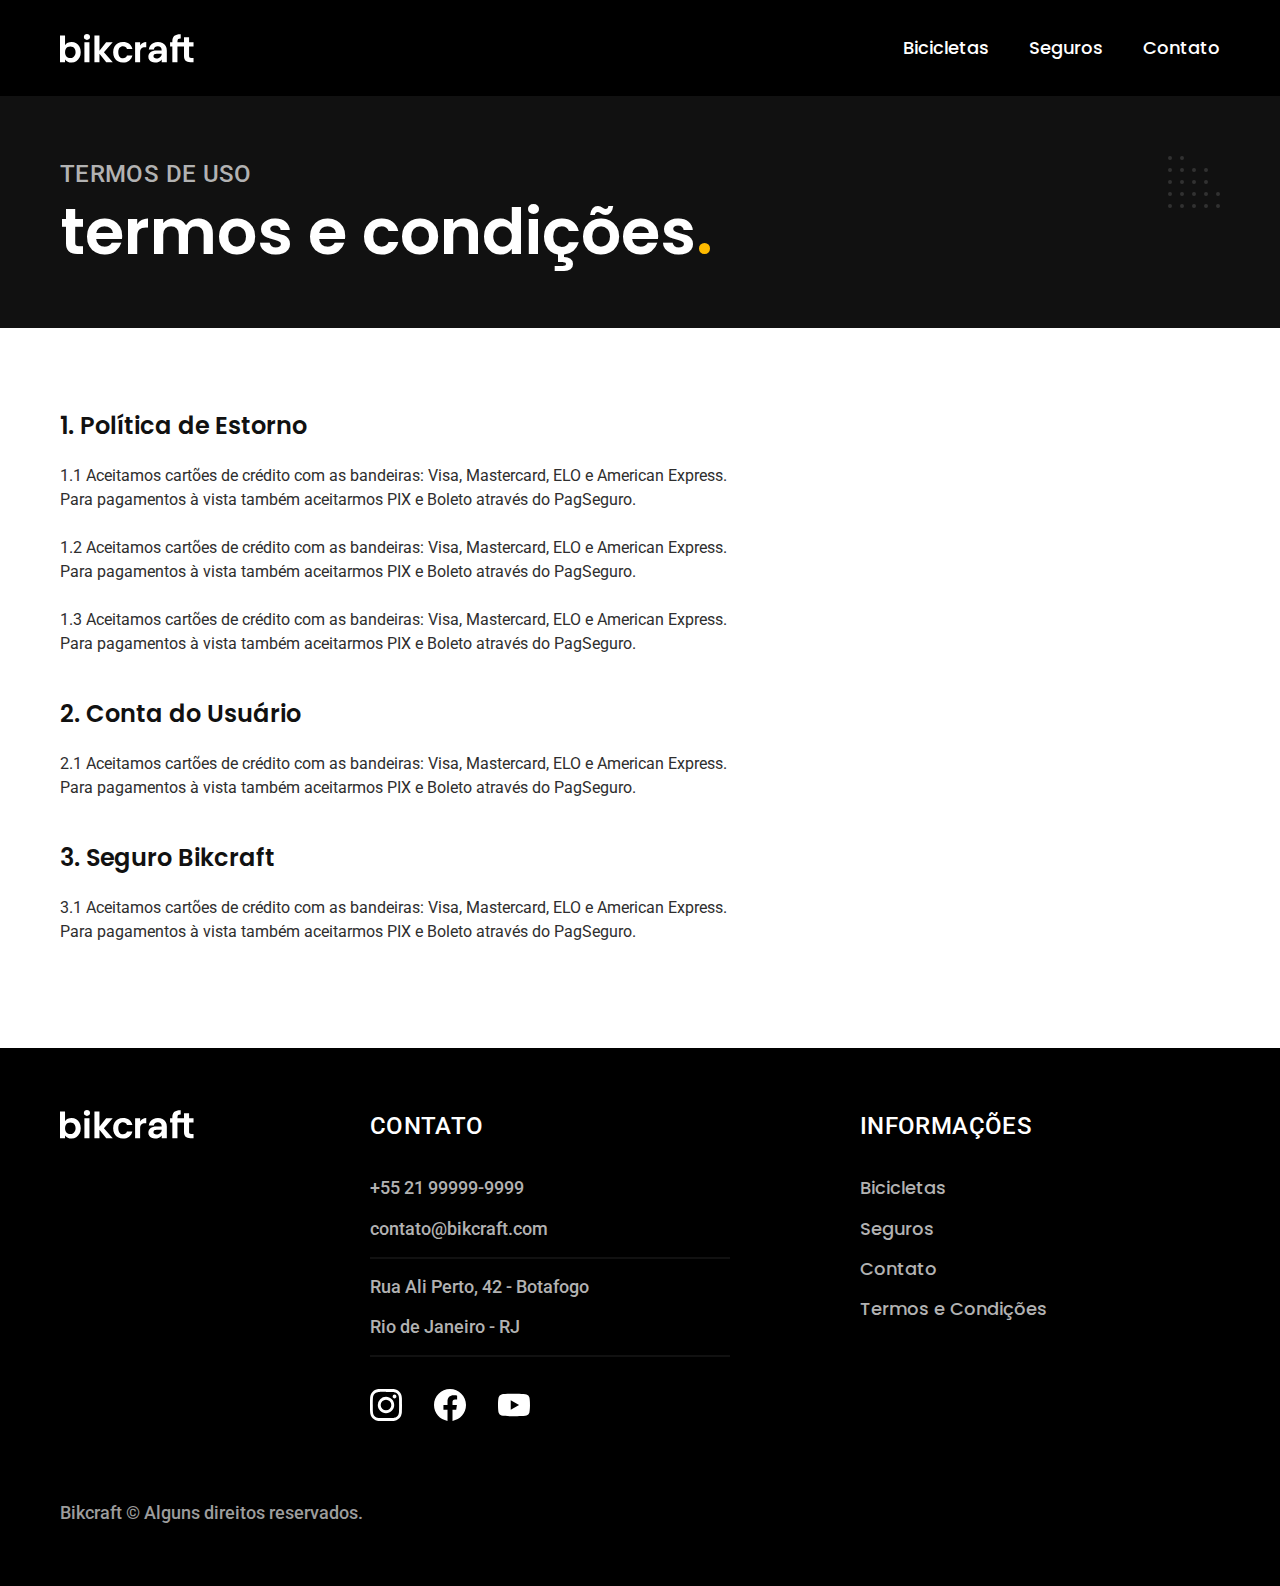
<file: termos.html>
<!DOCTYPE html>
<html lang="pt-br">

<head>
  <meta charset="UTF-8">
  <meta name="viewport" content="width=device-width, initial-scale=1.0">
  <title>Termos e Condições | Bikcraft</title>
  <meta name="description" content="Termos e condições.">

  <link rel="preload" href="./css/style.min.css" as="style">
  <link rel="stylesheet" href="./css/style.min.css">
  <link rel="icon" href="./favicon.svg">
  
  <link rel="preconnect" href="https://fonts.googleapis.com">
  <link rel="preconnect" href="https://fonts.gstatic.com" crossorigin>
  <link href="https://fonts.googleapis.com/css2?family=Poppins:wght@400;600&family=Roboto:wght@400;500&family=Merriweather:ital,wght@1,900&display=swap" rel="stylesheet">

  <script>document.documentElement.classList.add("js");</script>
</head>

<body id="termos">
  <header class="header-bg">
    <div class="header container">
      <a href="./"><img src="./img/bikcraft.svg" alt="Marca"></a>
      <nav aria-label="primaria">
        <ul class="header-menu cor-0 font-1-m">
          <li><a href="./bicicletas.html">Bicicletas</a></li>
          <li><a href="./seguros.html">Seguros</a></li>
          <li><a href="./contato.html">Contato</a></li>
        </ul>
      </nav>
    </div>
  </header>

  <main>
    <div class="title-bg">
      <div class="title container">
        <p class="font-2-l-b cor-5">Termos de uso</p>
        <h1 class="font-1-xxl cor-0">termos e condições<span class="cor-p1">.</span></h1>
      </div>
    </div>

    <div class="termos container font-2-s cor-10">
      <h2 class="font-1-l cor-11">1. Política de Estorno</h2>
      <p>1.1 Aceitamos cartões de crédito com as bandeiras: Visa, Mastercard, ELO e American Express. Para pagamentos à vista também aceitarmos PIX e Boleto através do PagSeguro.</p>
      <p>1.2 Aceitamos cartões de crédito com as bandeiras: Visa, Mastercard, ELO e American Express. Para pagamentos à vista também aceitarmos PIX e Boleto através do PagSeguro.</p>
      <p>1.3 Aceitamos cartões de crédito com as bandeiras: Visa, Mastercard, ELO e American Express. Para pagamentos à vista também aceitarmos PIX e Boleto através do PagSeguro.</p>
      <h2 class="font-1-l cor-11">2. Conta do Usuário</h2>
      <p>2.1 Aceitamos cartões de crédito com as bandeiras: Visa, Mastercard, ELO e American Express. Para pagamentos à vista também aceitarmos PIX e Boleto através do PagSeguro.</p>
      <h2 class="font-1-l cor-11">3. Seguro Bikcraft</h2>
      <p>3.1 Aceitamos cartões de crédito com as bandeiras: Visa, Mastercard, ELO e American Express. Para pagamentos à vista também aceitarmos PIX e Boleto através do PagSeguro.</p>
    </div>
  </main>

  <footer class="footer-bg">
    <div class="footer container">
      <img src="./img/bikcraft.svg" alt="">
      <div class="footer-contato">
        <h3 class="font-2-l-b cor-0">Contato</h3>
        <ul class="font-2-m cor-5">
          <li><a href="tel:+5521999999999">+55 21 99999-9999</a></li>
          <li><a href="mailto:contato@bikcraft.com">contato@bikcraft.com</a></li>
          <li>Rua Ali Perto, 42 - Botafogo</li>
          <li>Rio de Janeiro - RJ</li>
        </ul>
        <div class="footer-redes">
          <a href="./">
            <img src="./img/redes/instagram.svg" alt="">
          </a>
          <a href="./">
            <img src="./img/redes/facebook.svg" alt="">
          </a>
          <a href="./">
            <img src="./img/redes/youtube.svg" alt="">
          </a>
        </div>
      </div>
      <div class="foooter-informacoes">
        <h3 class="font-2-l-b cor-0">Informações</h3>
        <nav aria-label="">
          <ul class="font-1-m cor-5">
            <li><a href="./bicicletas.html">Bicicletas</a></li>
          <li><a href="./seguros.html">Seguros</a></li>
          <li><a href="./contato.html">Contato</a></li>
          <li><a href="./termos.html">Termos e Condições</a></li>
          </ul>
        </nav>
      </div>
      <p class="footer-copy font-2-m cor-6">Bikcraft © Alguns direitos reservados.</p>
    </div>
  </footer>

  <script src="./js/script.js"></script>
</body>

</html>
</file>
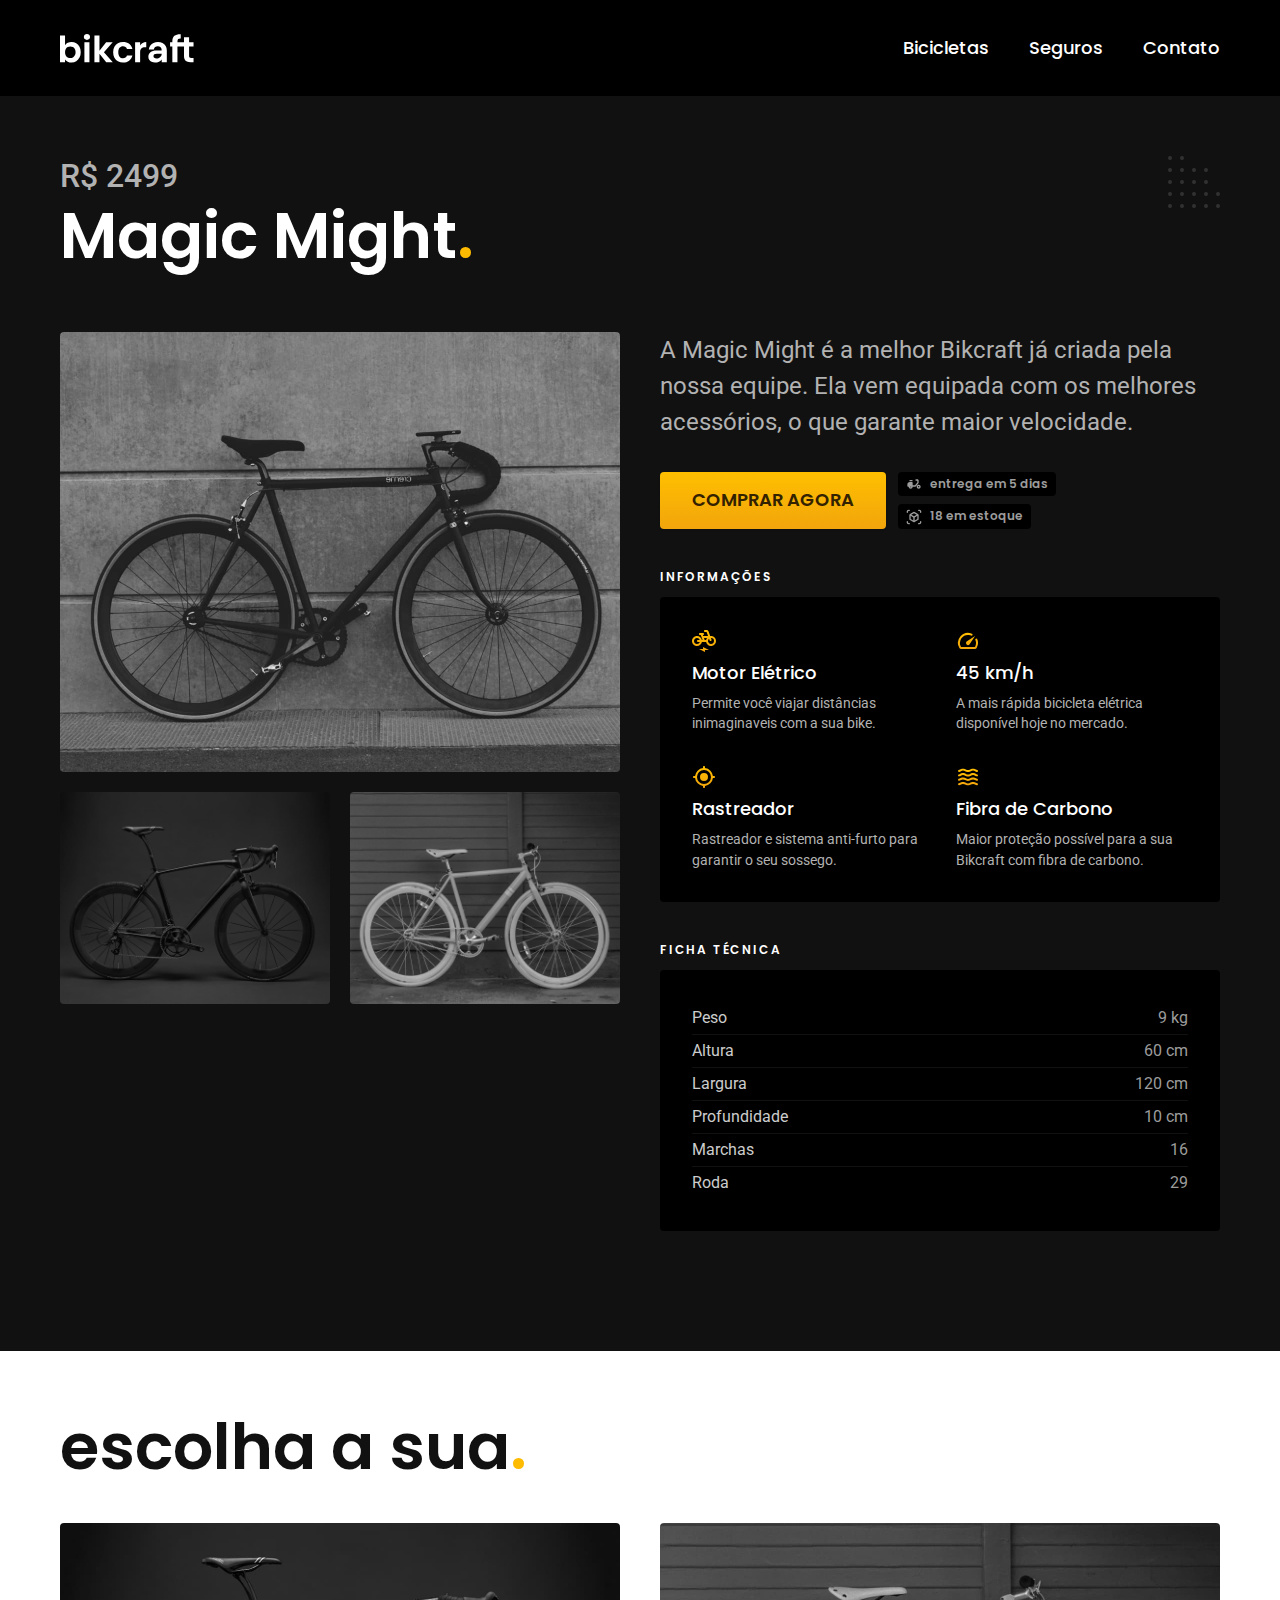
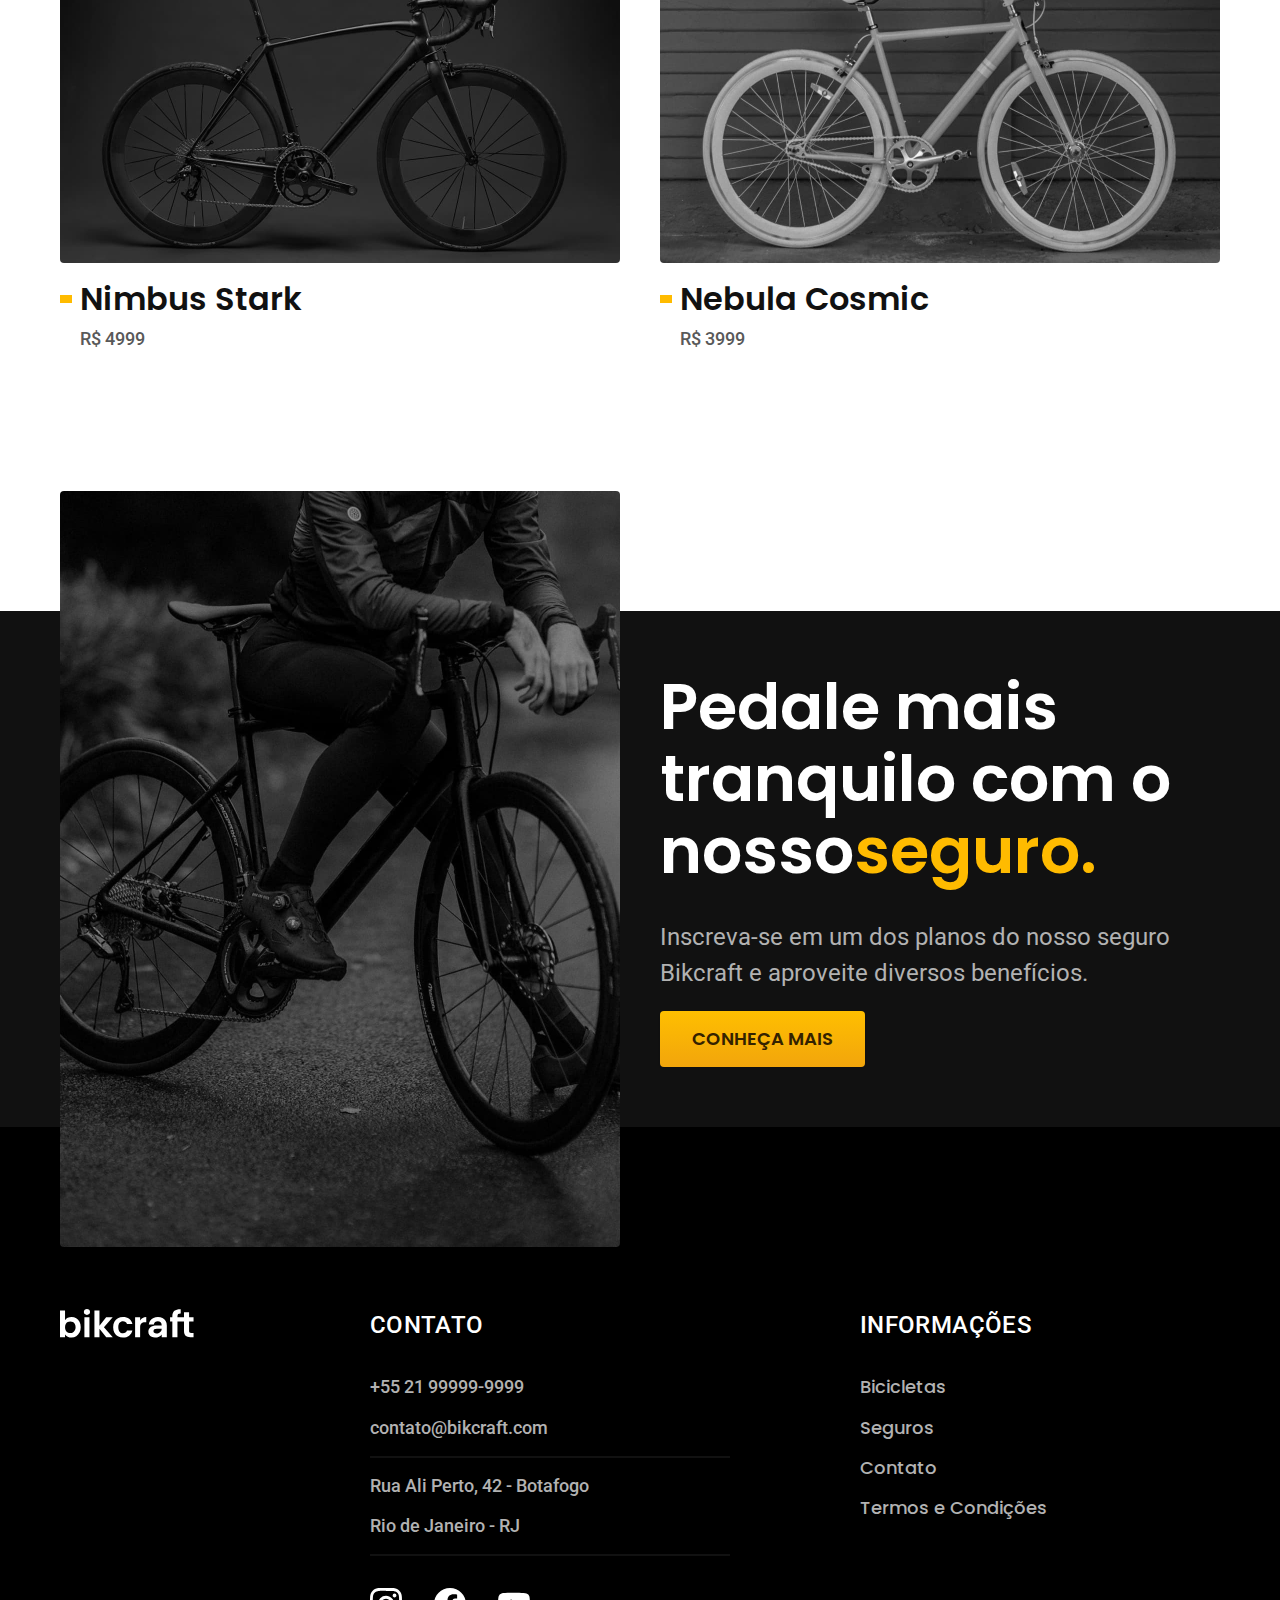
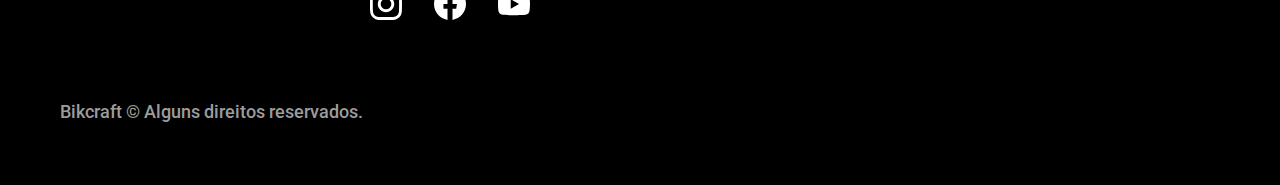
<file: bicicletas/magic.html>
<!DOCTYPE html>
<html lang="pt-br">

<head>
  <meta charset="UTF-8">
  <meta name="viewport" content="width=device-width, initial-scale=1.0">
  <title>Magic | Bikcraft</title>
  <meta name="description" content="Magic.">

  <link rel="preload" href="../css/style.min.css" as="style">
  <link rel="stylesheet" href="../css/style.min.css">
  <link rel="icon" href="../favicon.svg">
  
  <link rel="preconnect" href="https://fonts.googleapis.com">
  <link rel="preconnect" href="https://fonts.gstatic.com" crossorigin>
  <link href="https://fonts.googleapis.com/css2?family=Poppins:wght@400;600&family=Roboto:wght@400;500&family=Merriweather:ital,wght@1,900&display=swap" rel="stylesheet">

  <script>document.documentElement.classList.add("js");</script>
</head>

<body id="bicicleta">
  <header class="header-bg">
    <div class="header container">
      <a href="../"><img src="../img/bikcraft.svg" alt="Marca"></a>
      <nav aria-label="primaria">
        <ul class="header-menu cor-0 font-1-m">
          <li><a href="../bicicletas.html">Bicicletas</a></li>
          <li><a href="../seguros.html">Seguros</a></li>
          <li><a href="../contato.html">Contato</a></li>
        </ul>
      </nav>
    </div>
  </header>

  <main class="title-bg">
    <div class="title container">
      <p class="font-2-xl cor-5">R$ 2499</p>
      <h1 class="font-1-xxl cor-0">Magic Might<span class="cor-p1">.</span></h1>
    </div>
    <div class="bicicleta container">
      <div class="bicicleta-imgs">
        <img src="../img/bicicleta/nimbus2.jpg" alt="">
        <img src="../img/bicicleta/nimbus1.jpg" alt="">
        <img src="../img/bicicleta/nimbus3.jpg" alt="">
      </div>
      <div class="bicicleta-conteudo">
        <p class="font-2-l cor-5">A Magic Might é a melhor Bikcraft já criada pela nossa equipe. Ela vem equipada com os melhores acessórios, o que garante maior velocidade.</p>
        <div class="bicicleta-comprar">
          <a class="btn" href="../orcamento.html?tipo=bikcraft&produto=magic">Comprar Agora</a>
          <span class="font-1-xs cor-6"><img src="../img/icones/entrega.svg" alt="">entrega em 5 dias</span>
          <span class="font-1-xs cor-6"><img src="../img/icones/estoque.svg" alt="">18 em estoque</span>
        </div>
      <h2 class="font-1-xs cor-0">Informações</h2>
      <ul class="bicicleta-informacoes">
        <li>
          <img src="../img/icones/eletrica.svg" alt="">
          <h3 class="font-1-m cor-0">Motor Elétrico</h3>
          <p class="font-2-xs cor-5">Permite você viajar distâncias inimaginaveis com a sua bike.</p>
        </li>
        <li>
          <img src="../img/icones/velocidade.svg" alt="">
          <h3 class="font-1-m cor-0">45 km/h</h3>
          <p class="font-2-xs cor-5">A mais rápida bicicleta elétrica disponível hoje no mercado.</p>
        </li>
        <li>
          <img src="../img/icones/rastreador.svg" alt="">
          <h3 class="font-1-m cor-0">Rastreador</h3>
          <p class="font-2-xs cor-5">Rastreador e sistema anti-furto para garantir o seu sossego.</p>
        </li>
        <li>
          <img src="../img/icones/carbono.svg" alt="">
          <h3 class="font-1-m cor-0">Fibra de Carbono</h3>
          <p class="font-2-xs cor-5">Maior proteção possível para a sua Bikcraft com fibra de carbono.</p>
        </li>
      </ul>
      <h2 class="font-1-xs cor-0">Ficha Técnica</h2>
      <ul class="bicicleta-ficha font-2-s cor-4">
        <li>Peso<span>9 kg</span></li>
        <li>Altura<span>60 cm</span></li>
        <li>Largura<span>120 cm</span></li>
        <li>Profundidade<span>10 cm</span></li>
        <li>Marchas<span>16</span></li>
        <li>Roda<span>29</span></li>
      </ul>
    </div>
  </div>

  </main>

  <article class="bicicletas-lista container">
    <h2 class="font-1-xxl">escolha a sua<span class="cor-p1">.</span></h2>
    <ul>
      <a href="./nimbus.html">
        <li>
          <img src="../img/bicicletas/nimbus.jpg" alt="">
          <h3 class="font-1-xl">Nimbus Stark</h3>
          <span class="font-2-m cor-8">R$ 4999</span>
        </li>
      </a>
      <a href="./nebula.html">
        <li>
          <img src="../img/bicicletas/nebula.jpg" alt="">
          <h3 class="font-1-xl">Nebula Cosmic</h3>
          <span class="font-2-m cor-8">R$ 3999</span>
        </li>
      </a>
    </ul>
  </article>

  <article class="seguro-bg">
    <div class="seguro container">
      <div class="seguro-img">
        <img src="../img/fotos/seguros.jpg" alt="">
      </div>
      <div class="seguro-conteudo">
        <h2 class="font-1-xxl cor-0">Pedale mais tranquilo com o nosso<span class="cor-p1">seguro.</span></h2>
        <p class="font-2-l cor-5">Inscreva-se em um dos planos do nosso seguro Bikcraft e aproveite diversos benefícios.</p>
        <a class="btn" href="../seguros.html">Conheça Mais</a>
      </div>
    </div>
  </article>

  <footer class="footer-bg">
    <div class="footer container">
      <img src="../img/bikcraft.svg" alt="">
      <div class="footer-contato">
        <h3 class="font-2-l-b cor-0">Contato</h3>
        <ul class="font-2-m cor-5">
          <li><a href="tel:+5521999999999">+55 21 99999-9999</a></li>
          <li><a href="mailto:contato@bikcraft.com">contato@bikcraft.com</a></li>
          <li>Rua Ali Perto, 42 - Botafogo</li>
          <li>Rio de Janeiro - RJ</li>
        </ul>
        <div class="footer-redes">
          <a href="../">
            <img src="../img/redes/instagram.svg" alt="">
          </a>
          <a href="../">
            <img src="../img/redes/facebook.svg" alt="">
          </a>
          <a href="../">
            <img src="../img/redes/youtube.svg" alt="">
          </a>
        </div>
      </div>
      <div class="foooter-informacoes">
        <h3 class="font-2-l-b cor-0">Informações</h3>
        <nav aria-label="">
          <ul class="font-1-m cor-5">
            <li><a href="../bicicletas.html">Bicicletas</a></li>
            <li><a href="../seguros.html">Seguros</a></li>
            <li><a href="../contato.html">Contato</a></li>
            <li><a href="../termos.html">Termos e Condições</a></li>
          </ul>
        </nav>
      </div>
      <p class="footer-copy font-2-m cor-6">Bikcraft © Alguns direitos reservados.</p>
    </div>
  </footer>

  <script src="../js/script.js"></script>
</body>

</html>
</file>
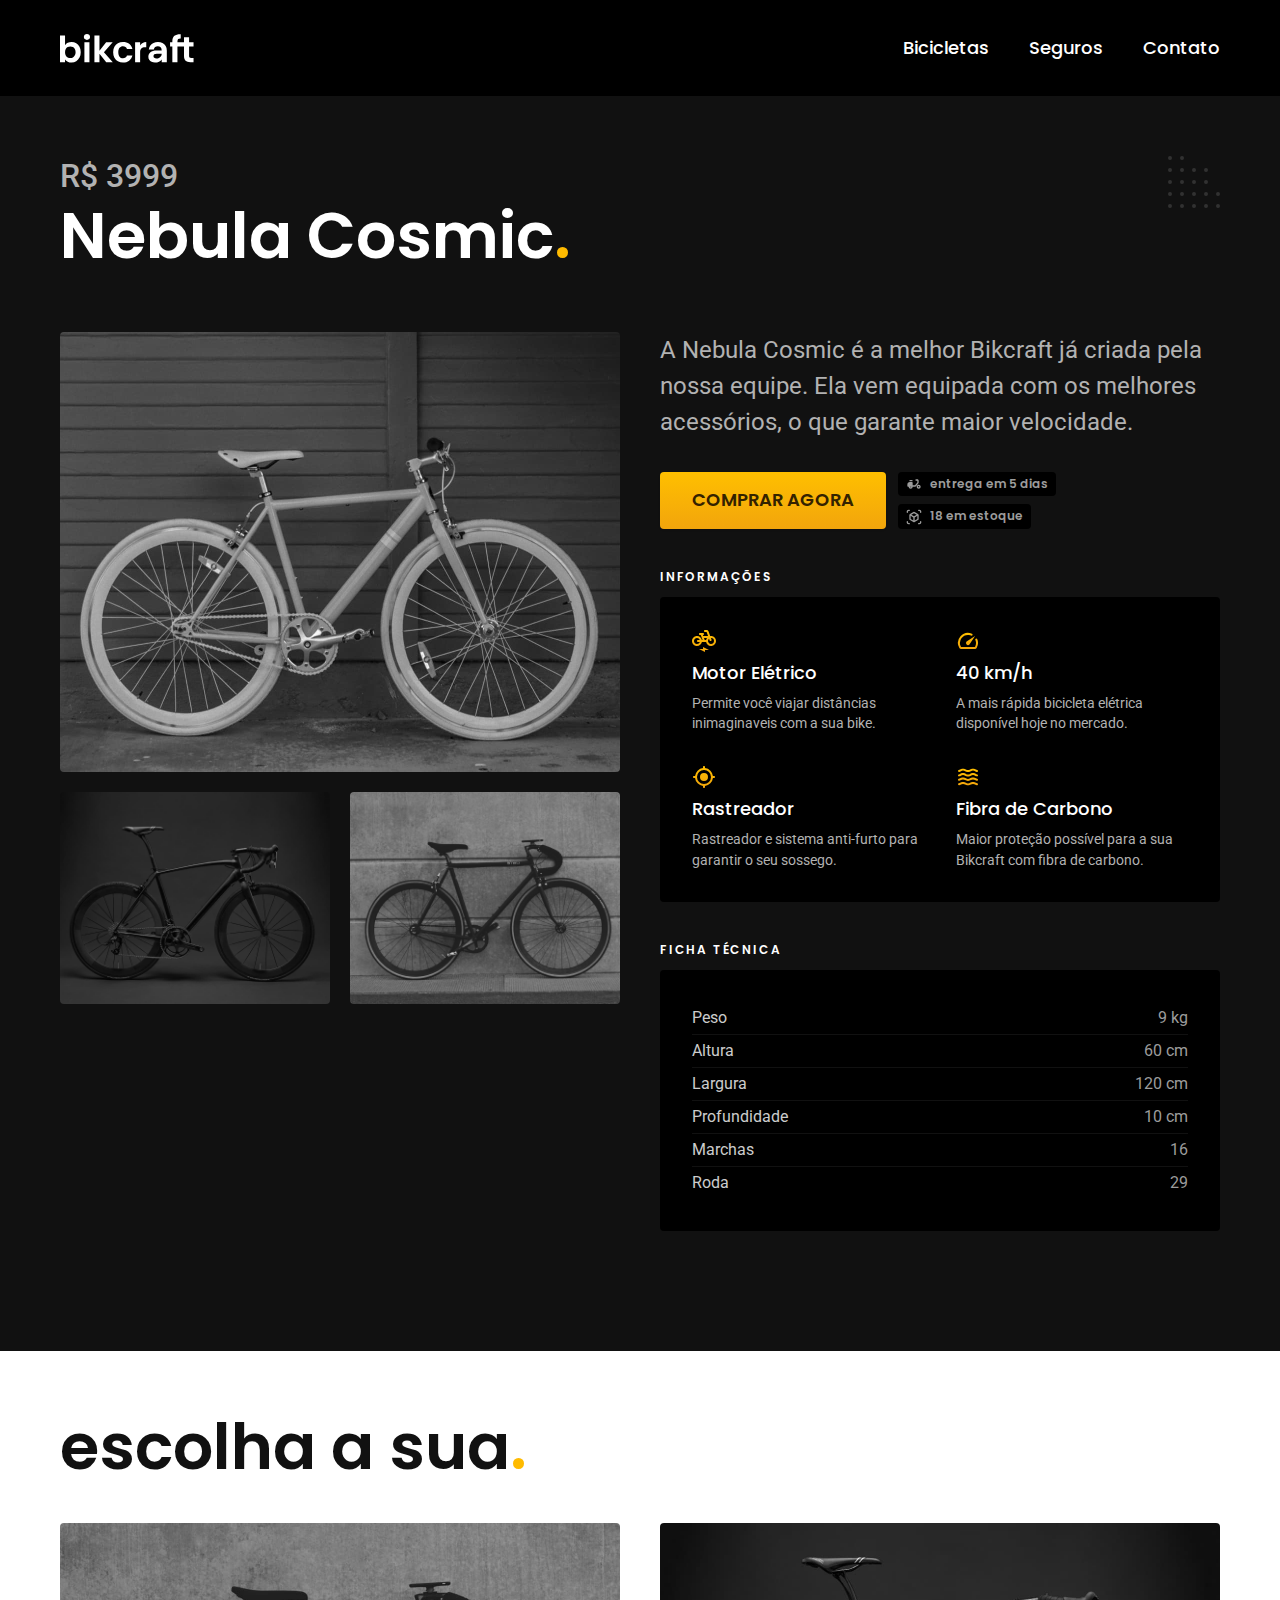
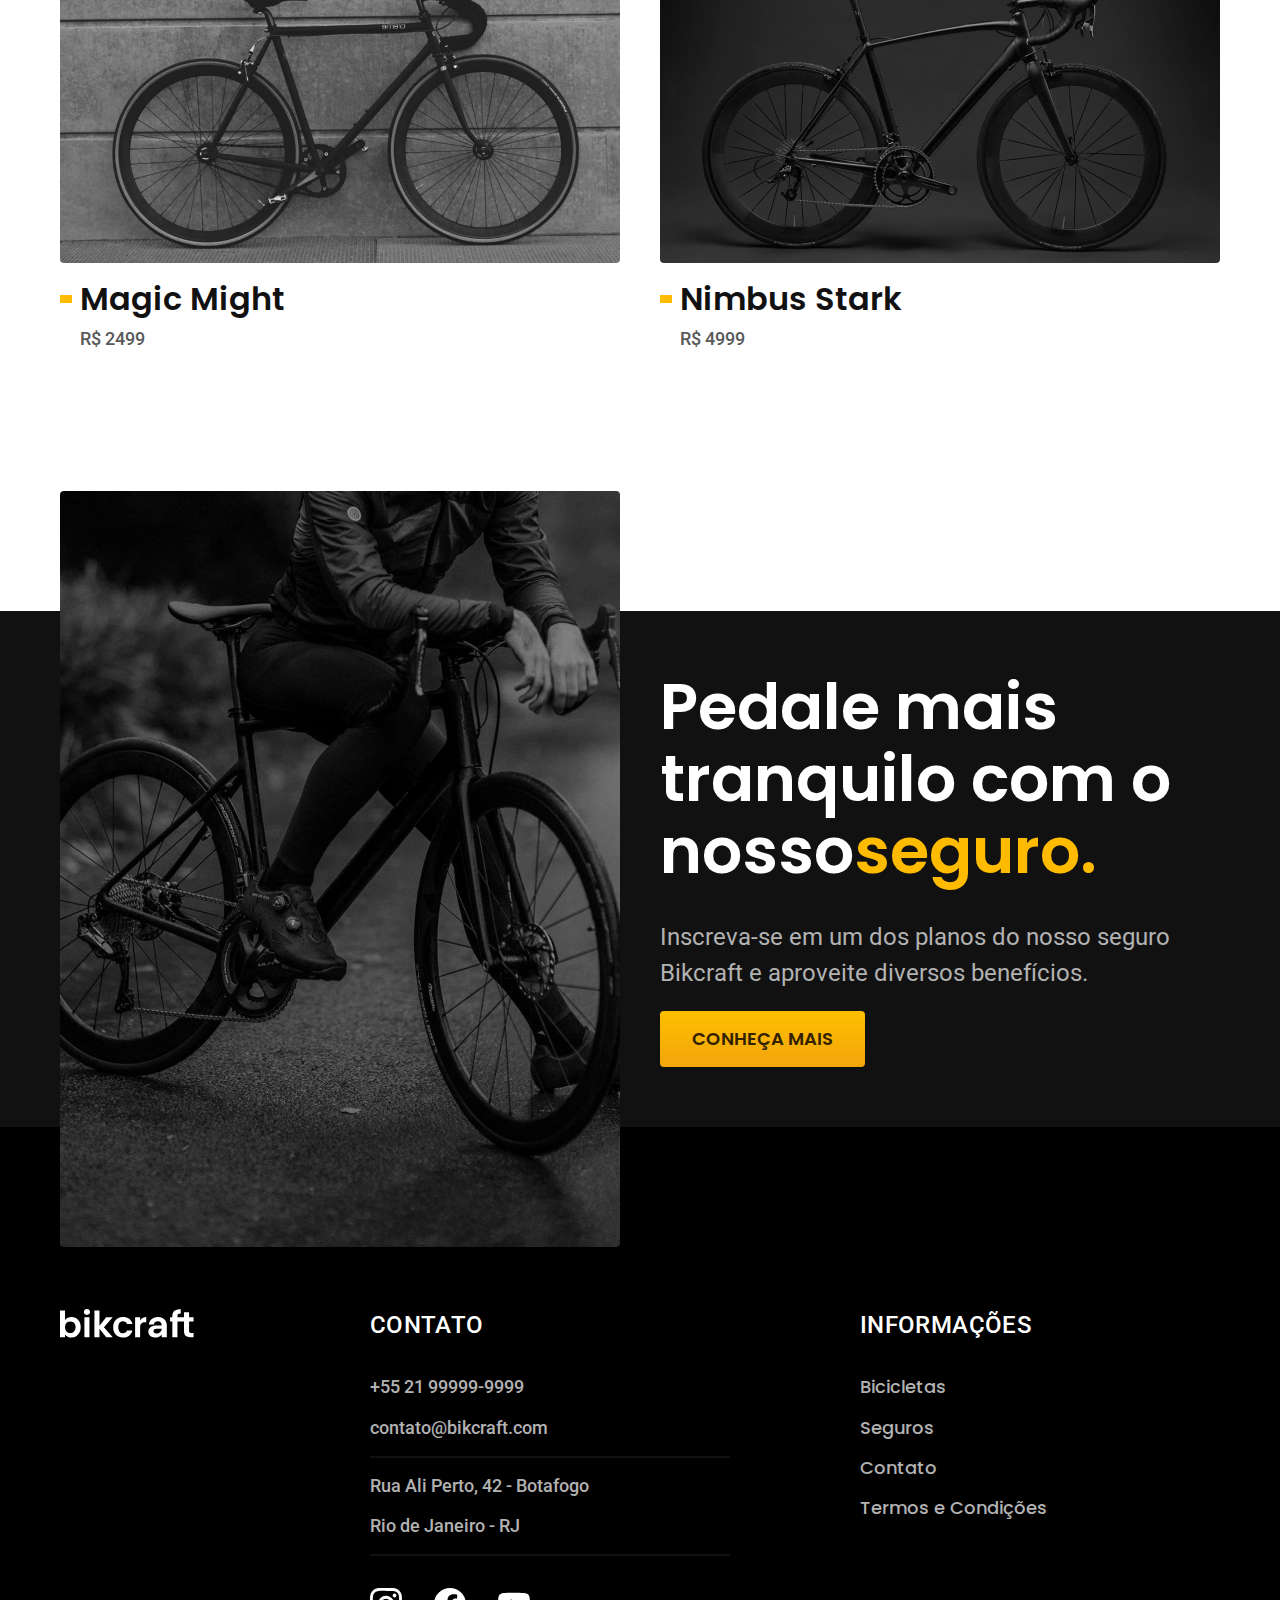
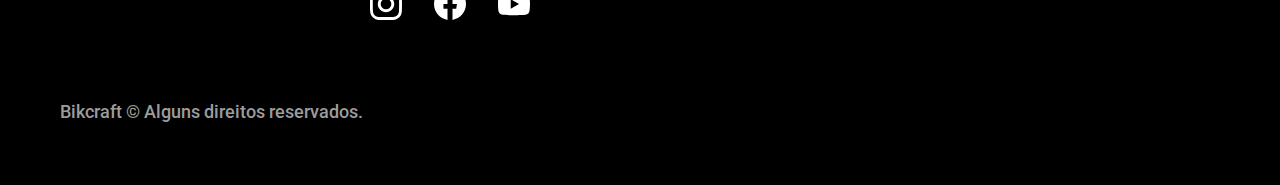
<file: bicicletas/nebula.html>
<!DOCTYPE html>
<html lang="pt-br">

<head>
  <meta charset="UTF-8">
  <meta name="viewport" content="width=device-width, initial-scale=1.0">
  <title>Nebula | Bikcraft</title>
  <meta name="description" content="Nebula.">

  <link rel="preload" href="../css/style.min.css" as="style">
  <link rel="stylesheet" href="../css/style.min.css">
  <link rel="icon" href="../favicon.svg">
  
  <link rel="preconnect" href="https://fonts.googleapis.com">
  <link rel="preconnect" href="https://fonts.gstatic.com" crossorigin>
  <link href="https://fonts.googleapis.com/css2?family=Poppins:wght@400;600&family=Roboto:wght@400;500&family=Merriweather:ital,wght@1,900&display=swap" rel="stylesheet">

  <script>document.documentElement.classList.add("js");</script>
</head>

<body id="bicicleta">
  <header class="header-bg">
    <div class="header container">
      <a href="../"><img src="../img/bikcraft.svg" alt="Marca"></a>
      <nav aria-label="primaria">
        <ul class="header-menu cor-0 font-1-m">
          <li><a href="../bicicletas.html">Bicicletas</a></li>
          <li><a href="../seguros.html">Seguros</a></li>
          <li><a href="../contato.html">Contato</a></li>
        </ul>
      </nav>
    </div>
  </header>

  <main class="title-bg">
    <div class="title container">
      <p class="font-2-xl cor-5">R$ 3999</p>
      <h1 class="font-1-xxl cor-0">Nebula Cosmic<span class="cor-p1">.</span></h1>
    </div>
    <div class="bicicleta container">
      <div class="bicicleta-imgs">
        <img src="../img/bicicleta/nimbus3.jpg" alt="">
        <img src="../img/bicicleta/nimbus1.jpg" alt="">
        <img src="../img/bicicleta/nimbus2.jpg" alt="">
      </div>
      <div class="bicicleta-conteudo">
        <p class="font-2-l cor-5">A Nebula Cosmic é a melhor Bikcraft já criada pela nossa equipe. Ela vem equipada com os melhores acessórios, o que garante maior velocidade.</p>
        <div class="bicicleta-comprar">
          <a class="btn" href="../orcamento.html?tipo=bikcraft&produto=nebula">Comprar Agora</a>
          <span class="font-1-xs cor-6"><img src="../img/icones/entrega.svg" alt="">entrega em 5 dias</span>
          <span class="font-1-xs cor-6"><img src="../img/icones/estoque.svg" alt="">18 em estoque</span>
        </div>
      <h2 class="font-1-xs cor-0">Informações</h2>
      <ul class="bicicleta-informacoes">
        <li>
          <img src="../img/icones/eletrica.svg" alt="">
          <h3 class="font-1-m cor-0">Motor Elétrico</h3>
          <p class="font-2-xs cor-5">Permite você viajar distâncias inimaginaveis com a sua bike.</p>
        </li>
        <li>
          <img src="../img/icones/velocidade.svg" alt="">
          <h3 class="font-1-m cor-0">40 km/h</h3>
          <p class="font-2-xs cor-5">A mais rápida bicicleta elétrica disponível hoje no mercado.</p>
        </li>
        <li>
          <img src="../img/icones/rastreador.svg" alt="">
          <h3 class="font-1-m cor-0">Rastreador</h3>
          <p class="font-2-xs cor-5">Rastreador e sistema anti-furto para garantir o seu sossego.</p>
        </li>
        <li>
          <img src="../img/icones/carbono.svg" alt="">
          <h3 class="font-1-m cor-0">Fibra de Carbono</h3>
          <p class="font-2-xs cor-5">Maior proteção possível para a sua Bikcraft com fibra de carbono.</p>
        </li>
      </ul>
      <h2 class="font-1-xs cor-0">Ficha Técnica</h2>
      <ul class="bicicleta-ficha font-2-s cor-4">
        <li>Peso<span>9 kg</span></li>
        <li>Altura<span>60 cm</span></li>
        <li>Largura<span>120 cm</span></li>
        <li>Profundidade<span>10 cm</span></li>
        <li>Marchas<span>16</span></li>
        <li>Roda<span>29</span></li>
      </ul>
    </div>
  </div>

  </main>

  <article class="bicicletas-lista container">
    <h2 class="font-1-xxl">escolha a sua<span class="cor-p1">.</span></h2>
    <ul>
      <a href="./magic.html">
        <li>
          <img src="../img/bicicletas/magic.jpg" alt="">
          <h3 class="font-1-xl">Magic Might</h3>
          <span class="font-2-m cor-8">R$ 2499</span>
        </li>
      </a>
      <a href="./nimbus.html">
        <li>
          <img src="../img/bicicletas/nimbus.jpg" alt="">
          <h3 class="font-1-xl">Nimbus Stark</h3>
          <span class="font-2-m cor-8">R$ 4999</span>
        </li>
      </a>
    </ul>
  </article>

  <article class="seguro-bg">
    <div class="seguro container">
      <div class="seguro-img">
        <img src="../img/fotos/seguros.jpg" alt="">
      </div>
      <div class="seguro-conteudo">
        <h2 class="font-1-xxl cor-0">Pedale mais tranquilo com o nosso<span class="cor-p1">seguro.</span></h2>
        <p class="font-2-l cor-5">Inscreva-se em um dos planos do nosso seguro Bikcraft e aproveite diversos benefícios.</p>
        <a class="btn" href="../seguros.html">Conheça Mais</a>
      </div>
    </div>
  </article>

  <footer class="footer-bg">
    <div class="footer container">
      <img src="../img/bikcraft.svg" alt="">
      <div class="footer-contato">
        <h3 class="font-2-l-b cor-0">Contato</h3>
        <ul class="font-2-m cor-5">
          <li><a href="tel:+5521999999999">+55 21 99999-9999</a></li>
          <li><a href="mailto:contato@bikcraft.com">contato@bikcraft.com</a></li>
          <li>Rua Ali Perto, 42 - Botafogo</li>
          <li>Rio de Janeiro - RJ</li>
        </ul>
        <div class="footer-redes">
          <a href="../">
            <img src="../img/redes/instagram.svg" alt="">
          </a>
          <a href="../">
            <img src="../img/redes/facebook.svg" alt="">
          </a>
          <a href="../">
            <img src="../img/redes/youtube.svg" alt="">
          </a>
        </div>
      </div>
      <div class="foooter-informacoes">
        <h3 class="font-2-l-b cor-0">Informações</h3>
        <nav aria-label="">
          <ul class="font-1-m cor-5">
            <li><a href="../bicicletas.html">Bicicletas</a></li>
            <li><a href="../seguros.html">Seguros</a></li>
            <li><a href="../contato.html">Contato</a></li>
            <li><a href="../termos.html">Termos e Condições</a></li>
          </ul>
        </nav>
      </div>
      <p class="footer-copy font-2-m cor-6">Bikcraft © Alguns direitos reservados.</p>
    </div>
  </footer>

  <script src="../js/script.js"></script>
</body>

</html>
</file>
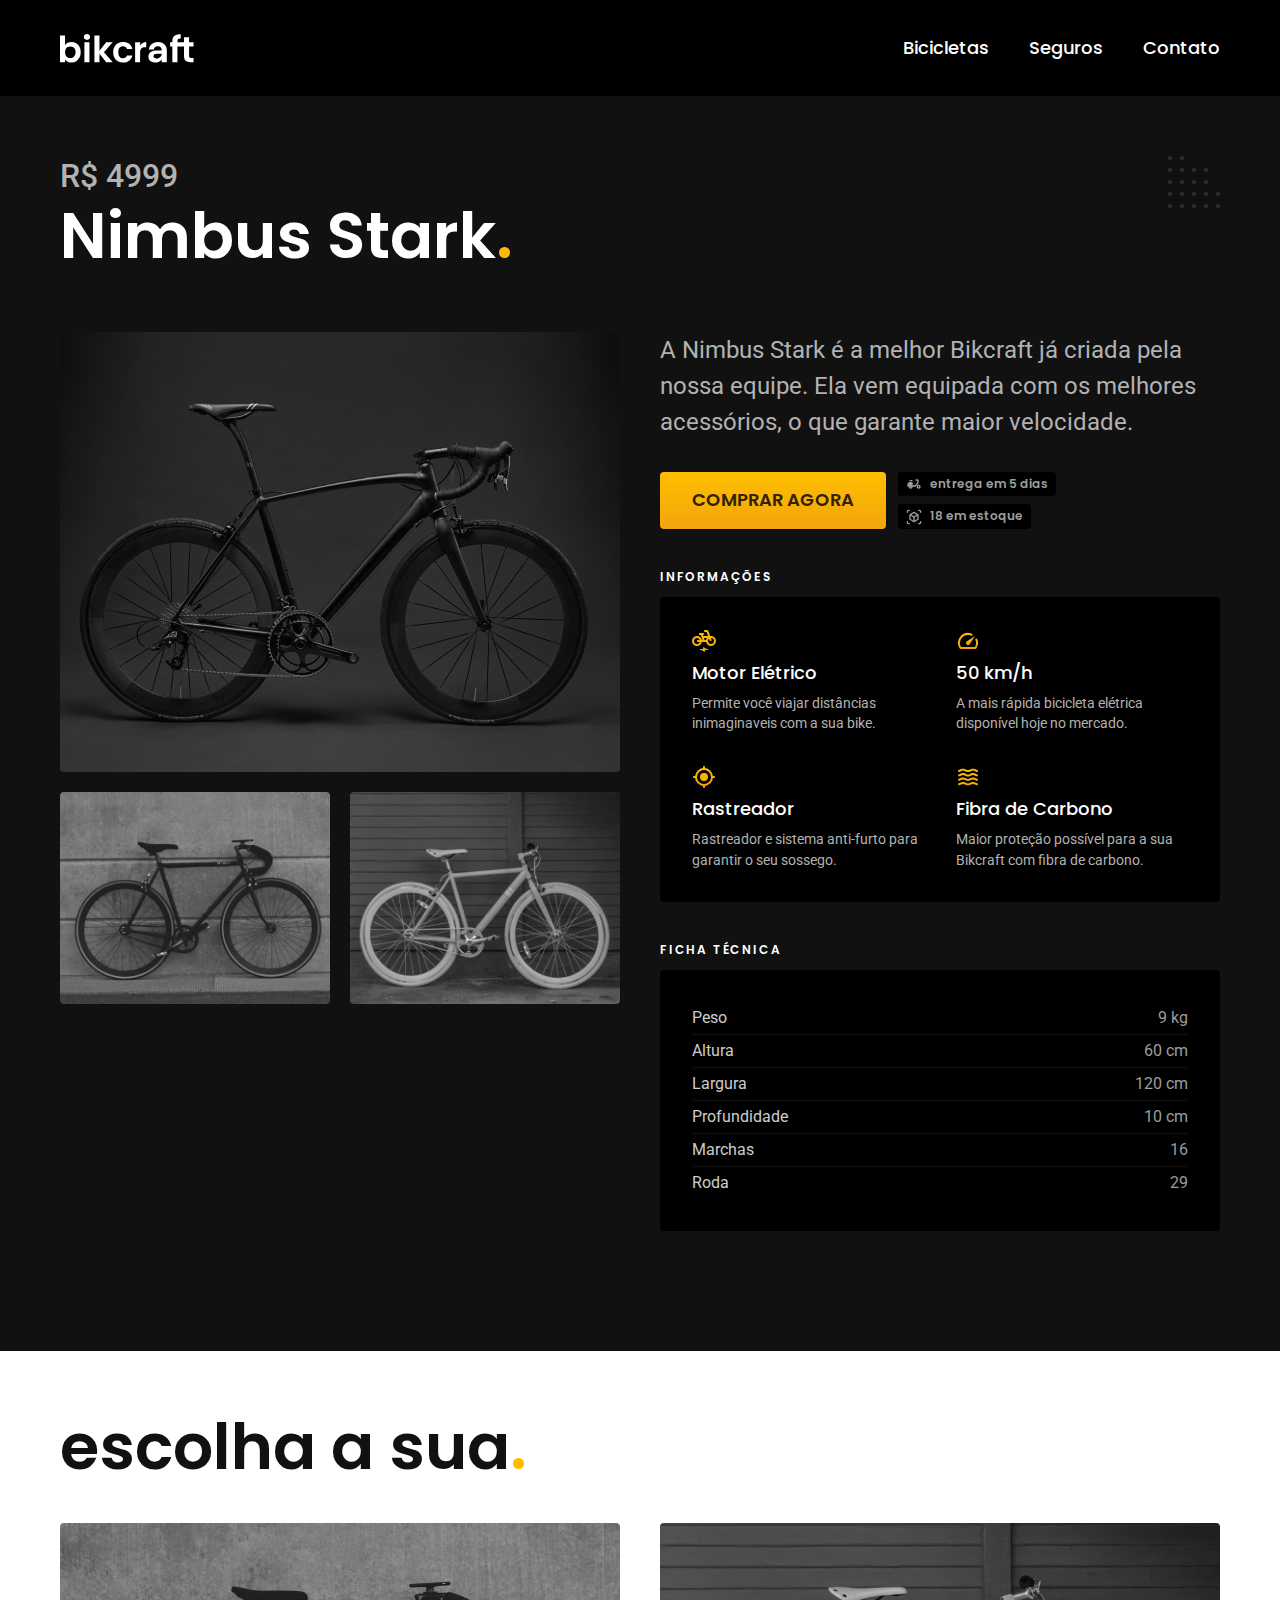
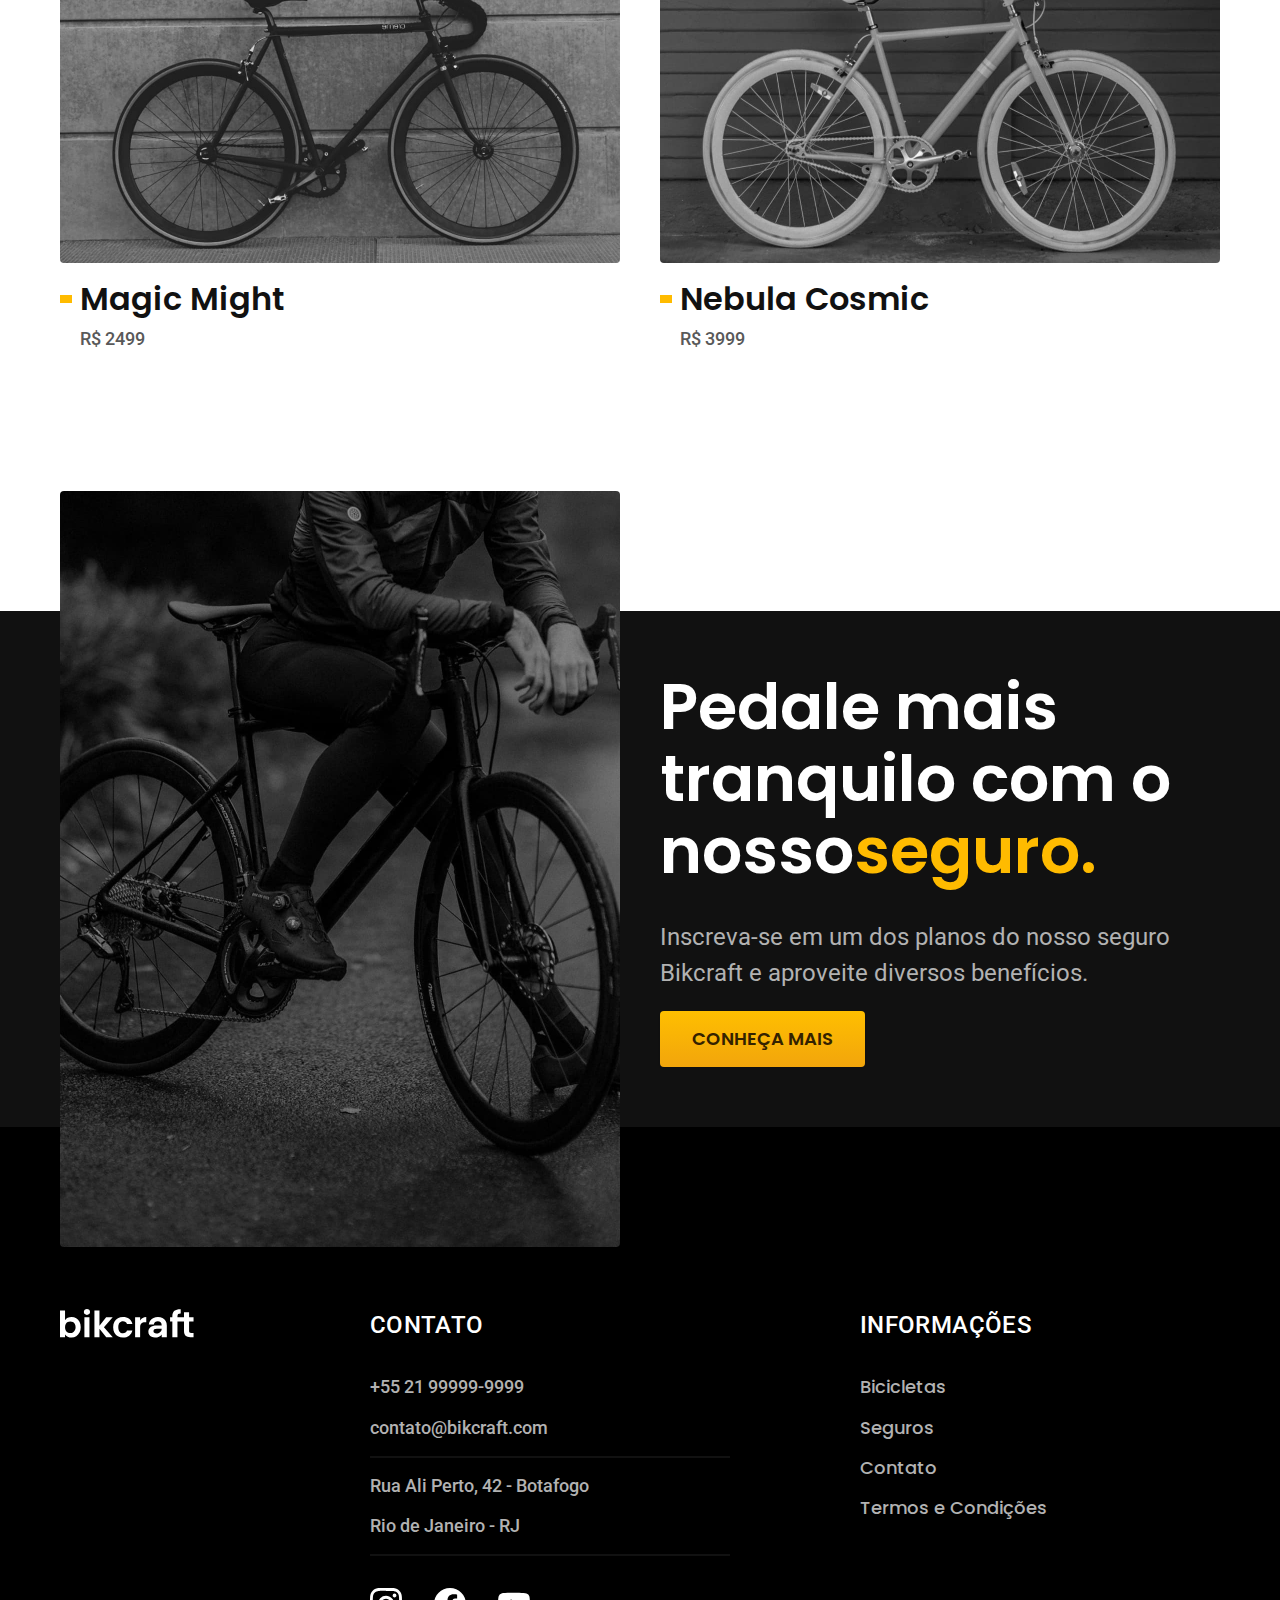
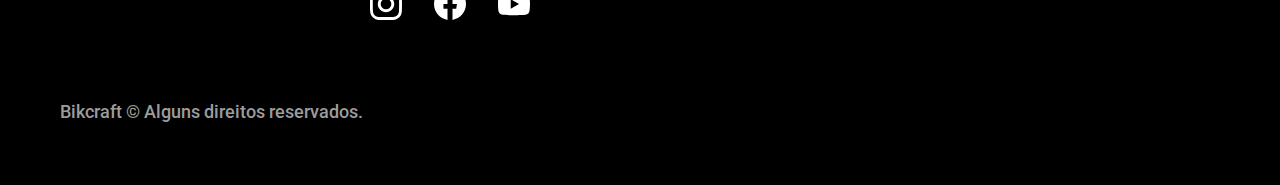
<file: bicicletas/nimbus.html>
<!DOCTYPE html>
<html lang="pt-br">

<head>
  <meta charset="UTF-8">
  <meta name="viewport" content="width=device-width, initial-scale=1.0">
  <title>Nimbus | Bikcraft</title>
  <meta name="description" content="Nimbus.">
  
  <link rel="preload" href="../css/style.min.css" as="style">
  <link rel="stylesheet" href="../css/style.min.css">
  <link rel="icon" href="../favicon.svg">

  <link rel="preconnect" href="https://fonts.googleapis.com">
  <link rel="preconnect" href="https://fonts.gstatic.com" crossorigin>
  <link href="https://fonts.googleapis.com/css2?family=Poppins:wght@400;600&family=Roboto:wght@400;500&family=Merriweather:ital,wght@1,900&display=swap" rel="stylesheet">

  <script>document.documentElement.classList.add("js");</script>
</head>

<body id="bicicleta">
  <header class="header-bg">
    <div class="header container">
      <a href="../"><img src="../img/bikcraft.svg" alt="Marca"></a>
      <nav aria-label="primaria">
        <ul class="header-menu cor-0 font-1-m">
          <li><a href="../bicicletas.html">Bicicletas</a></li>
          <li><a href="../seguros.html">Seguros</a></li>
          <li><a href="../contato.html">Contato</a></li>
        </ul>
      </nav>
    </div>
  </header>

  <main class="title-bg">
    <div class="title container">
      <p class="font-2-xl cor-5">R$ 4999</p>
      <h1 class="font-1-xxl cor-0">Nimbus Stark<span class="cor-p1">.</span></h1>
    </div>
    <div class="bicicleta container">
      <div class="bicicleta-imgs">
        <img src="../img/bicicleta/nimbus1.jpg" alt="">
        <img src="../img/bicicleta/nimbus2.jpg" alt="">
        <img src="../img/bicicleta/nimbus3.jpg" alt="">
      </div>
      <div class="bicicleta-conteudo">
        <p class="font-2-l cor-5">A Nimbus Stark é a melhor Bikcraft já criada pela nossa equipe. Ela vem equipada com os melhores acessórios, o que garante maior velocidade.</p>
        <div class="bicicleta-comprar">
          <a class="btn" href="../orcamento.html?tipo=bikcraft&produto=nimbus">Comprar Agora</a>
          <span class="font-1-xs cor-6"><img src="../img/icones/entrega.svg" alt="">entrega em 5 dias</span>
          <span class="font-1-xs cor-6"><img src="../img/icones/estoque.svg" alt="">18 em estoque</span>
        </div>
      <h2 class="font-1-xs cor-0">Informações</h2>
      <ul class="bicicleta-informacoes">
        <li>
          <img src="../img/icones/eletrica.svg" alt="">
          <h3 class="font-1-m cor-0">Motor Elétrico</h3>
          <p class="font-2-xs cor-5">Permite você viajar distâncias inimaginaveis com a sua bike.</p>
        </li>
        <li>
          <img src="../img/icones/velocidade.svg" alt="">
          <h3 class="font-1-m cor-0">50 km/h</h3>
          <p class="font-2-xs cor-5">A mais rápida bicicleta elétrica disponível hoje no mercado.</p>
        </li>
        <li>
          <img src="../img/icones/rastreador.svg" alt="">
          <h3 class="font-1-m cor-0">Rastreador</h3>
          <p class="font-2-xs cor-5">Rastreador e sistema anti-furto para garantir o seu sossego.</p>
        </li>
        <li>
          <img src="../img/icones/carbono.svg" alt="">
          <h3 class="font-1-m cor-0">Fibra de Carbono</h3>
          <p class="font-2-xs cor-5">Maior proteção possível para a sua Bikcraft com fibra de carbono.</p>
        </li>
      </ul>
      <h2 class="font-1-xs cor-0">Ficha Técnica</h2>
      <ul class="bicicleta-ficha font-2-s cor-4">
        <li>Peso<span>9 kg</span></li>
        <li>Altura<span>60 cm</span></li>
        <li>Largura<span>120 cm</span></li>
        <li>Profundidade<span>10 cm</span></li>
        <li>Marchas<span>16</span></li>
        <li>Roda<span>29</span></li>
      </ul>
    </div>
  </div>

  </main>

  <article class="bicicletas-lista container">
    <h2 class="font-1-xxl">escolha a sua<span class="cor-p1">.</span></h2>
    <ul>
      <a href="./magic.html">
        <li>
          <img src="../img/bicicletas/magic.jpg" alt="">
          <h3 class="font-1-xl">Magic Might</h3>
          <span class="font-2-m cor-8">R$ 2499</span>
        </li>
      </a>
      <a href="./nebula.html">
        <li>
          <img src="../img/bicicletas/nebula.jpg" alt="">
          <h3 class="font-1-xl">Nebula Cosmic</h3>
          <span class="font-2-m cor-8">R$ 3999</span>
        </li>
      </a>
    </ul>
  </article>

  <article class="seguro-bg">
    <div class="seguro container">
      <div class="seguro-img">
        <img src="../img/fotos/seguros.jpg" alt="">
      </div>
      <div class="seguro-conteudo">
        <h2 class="font-1-xxl cor-0">Pedale mais tranquilo com o nosso<span class="cor-p1">seguro.</span></h2>
        <p class="font-2-l cor-5">Inscreva-se em um dos planos do nosso seguro Bikcraft e aproveite diversos benefícios.</p>
        <a class="btn" href="../seguros.html">Conheça Mais</a>
      </div>
    </div>
  </article>

  <footer class="footer-bg">
    <div class="footer container">
      <img src="../img/bikcraft.svg" alt="">
      <div class="footer-contato">
        <h3 class="font-2-l-b cor-0">Contato</h3>
        <ul class="font-2-m cor-5">
          <li><a href="tel:+5521999999999">+55 21 99999-9999</a></li>
          <li><a href="mailto:contato@bikcraft.com">contato@bikcraft.com</a></li>
          <li>Rua Ali Perto, 42 - Botafogo</li>
          <li>Rio de Janeiro - RJ</li>
        </ul>
        <div class="footer-redes">
          <a href="../">
            <img src="../img/redes/instagram.svg" alt="">
          </a>
          <a href="../">
            <img src="../img/redes/facebook.svg" alt="">
          </a>
          <a href="../">
            <img src="../img/redes/youtube.svg" alt="">
          </a>
        </div>
      </div>
      <div class="foooter-informacoes">
        <h3 class="font-2-l-b cor-0">Informações</h3>
        <nav aria-label="">
          <ul class="font-1-m cor-5">
            <li><a href="../bicicletas.html">Bicicletas</a></li>
            <li><a href="../seguros.html">Seguros</a></li>
            <li><a href="../contato.html">Contato</a></li>
            <li><a href="../termos.html">Termos e Condições</a></li>
          </ul>
        </nav>
      </div>
      <p class="footer-copy font-2-m cor-6">Bikcraft © Alguns direitos reservados.</p>
    </div>
  </footer>

  <script src="../js/script.js"></script>
</body>

</html>
</file>
<file: css/style.min.css>
body{margin:0;color:#111;font-family:Arial,Helvetica,sans-serif}blockquote,dd,h1,h2,h3,h4,p,ul{margin:0}ul{padding:0;list-style:none}a{text-decoration:none;color:inherit}img{max-width:100%;display:block}img[src$=".jpg"]{border-radius:.25rem}.header{display:flex;flex-wrap:wrap;gap:20px;justify-content:space-between;align-items:center;padding-top:1.25rem;padding-bottom:1.25rem}.header-menu{display:flex;flex-wrap:wrap;gap:40px}.header-menu a{display:inline-block;padding:16px 0;position:relative}.header-menu a::after{content:"";display:block;height:2px;width:0;background:var(--cor-0);margin-top:4px;transition:.3s;position:absolute}.header-menu a.ativo::after,.header-menu a:hover::after{width:100%}.header-bg{background-color:var(--cor-12)}@media (max-width:800px){.header-menu{gap:20px}.header-menu a{background:var(--cor-11);padding:12px 16px;border-radius:4px}.header-menu a:hover{background-color:var(--cor-10)}.header a::after{display:none}}@media (max-width:600px){.header-menu{gap:12px}.header-menu a{padding:8px 12px;font-size:14px}}.footer-bg{background:var(--cor-12)}.footer{display:grid;grid-template-columns:3fr 5fr 4fr;gap:2.5rem;padding-top:3.75rem;padding-bottom:3.75rem}.footer h3{margin-bottom:2rem}.footer-contato ul{margin-bottom:2rem}.footer-contato li:nth-child(2n):after{content:'';display:block;max-width:360px;height:2px;background:var(--cor-11);margin-top:1rem}.footer li{margin-bottom:1rem}.footer-redes{display:flex;gap:2rem}.footer a:hover{color:var(--cor-0)}.footer-copy{grid-column:1/-1;margin-top:2.5rem}@media (max-width:800px){.footer>img{display:none}.footer{grid-template-columns:repeat(2,1fr)}}@media (max-width:600px){.footer{grid-template-columns:1fr;gap:3.75rem}.footer-copy{margin-top:0}}.introducao-bg{background:var(--cor-12) url(../img/dec/bottom-left.svg) no-repeat bottom 160px left 20px;box-shadow:inset 0 -120px var(--cor-0)}.introducao{display:grid;grid-template-columns:1fr 1fr;gap:0 40px}.introducao img{width:100%;height:100%;object-fit:cover;border-radius:4px}.introducao-conteudo{align-self:end;padding-bottom:200px}.introducao h1{margin-bottom:32px}.introducao p{margin-bottom:20px}@media (max-width:800px){.introducao-bg{background:var(--cor-11);padding-top:40px;box-shadow:inset 0 -60px var(--cor-0)}.introducao{grid-template-columns:1fr;gap:32px}.introducao-conteudo{padding-bottom:0}.introducao h1{margin-bottom:16px}.introducao img{height:300px;width:100%}}.tecnologia-bg{background-color:var(--cor-11);box-shadow:inset 0 5rem var(--cor-0),inset 0 -5rem var(--cor-0)}.tecnologia{display:grid;grid-template-columns:1fr 1fr;gap:2.5rem}.tecnologia-conteudo{padding-top:10rem;padding-bottom:10rem}.tecnologia-conteudo>span{display:block;margin-bottom:1.25rem}.tecnologia-conteudo h2{margin-bottom:2rem}.tecnologia-conteudo>p{margin-bottom:2rem}.tecnologia a{margin-bottom:5rem}.tecnologia-img img{width:100%;height:100%;object-fit:cover;object-position:left}.tecnologia-vantagens{display:flex;gap:2.5rem}.tecnologia-vantagens h3{margin-bottom:.5rem;width:max-content}.tecnologia-vantagens img{margin-bottom:.5rem;width:1.5rem}@media (max-width:800px){.tecnologia-bg{box-shadow:initial}.tecnologia{grid-template-columns:1fr}.tecnologia-conteudo{padding-top:3.75rem;padding-bottom:3.75rem}.tecnologia-img{display:none}.tecnologia a{margin-bottom:3.75rem}}@media (max-width:600px){.tecnologia-vantagens{flex-direction:column}}.parceiros{padding-top:3.75rem;padding-bottom:7.5rem}.parceiros h2{margin-bottom:3.75rem}.parceiros ul{padding:0 1.25rem;max-width:1400px;display:grid;grid-template-columns:repeat(4,1fr);margin:0 auto}.parceiros li{display:flex;padding:2rem;border-left:2px solid var(--cor-2)}.parceiros img{margin:0 auto}.parceiros li:first-child,.parceiros li:nth-child(5){border-left:none}.parceiros li:nth-child(n+5){border-top:2px solid var(--cor-2)}@media (max-width:800px){.parceiros{padding-bottom:3.75rem}.parceiros h2{margin-bottom:1.25rem}.parceiros ul{grid-template-columns:repeat(2,1fr)}.parceiros li{padding:1.25rem}.parceiros li:nth-child(n+3){border-top:2px solid var(--cor-2)}.parceiros li:nth-child(odd){border-left:none}}.depoimento{display:grid;grid-template-columns:repeat(2,1fr);background-color:var(--cor-p1);overflow:hidden}.depoimento img{width:100%;height:100%;object-fit:cover;border-radius:unset}.depoimento-conteudo{padding:2.5rem 2.5rem 5rem 5rem;align-self:end;background:url(../img/dec/bottom-right-p.svg) no-repeat bottom 40px right 40px}.depoimento-conteudo p{max-width:32ch;font-family:Merriweather,serif;font-style:italic;font-weight:900;margin-bottom:2rem;position:relative}.depoimento p::after,.depoimento p::before{font-size:5rem;color:var(--cor-p2);position:absolute}.depoimento p::before{content:'“';left:-50px;top:-20px}.depoimento p::after{content:'”'}@media (min-width:1200px){.depoimento img{max-height:520px;width:100%}}@media (max-width:800px){.depoimento{grid-template-columns:1fr;text-align:center}.depoimento img{max-height:200px}.depoimento-conteudo{padding:2.5rem 1.25rem;justify-self:center}}.container{box-sizing:border-box;max-width:1200px;padding-left:1.25rem;padding-right:1.25rem;margin-left:auto;margin-right:auto}.btn{display:inline-block;padding:16px 32px;background:linear-gradient(#ffbf00,#f2a50c);box-shadow:0 1px 2px rgba(0,0,0,.1);border-radius:4px;text-transform:uppercase;color:var(--cor-p5);font:600 1.125rem/1.35 Poppins,sans-serif;max-width:max-content;border:none;cursor:pointer}.btn:hover{background:linear-gradient(#ffb60d,#e59317)}.btn.secundario{background:var(--cor-10);color:var(--cor-2)}.btn.secundario:hover{background:var(--cor-9)}.btn.seta{display:flex;align-items:center}.btn.seta::after{content:'';display:inline-block;width:1.125rem;height:.625rem;margin-left:.75rem;background:url("../img/icones/seta.svg");transition:transform .2s}.btn.seta:hover::after{transform:translateX(.25rem)}@media (max-width:600px){.btn{padding:12px 16px;font-size:16px}}.link{display:inline-block;color:var(--cor-p1);font:500 1.5rem/1.5 Poppins,sans-serif;text-transform:uppercase}.link::after{content:'';display:block;width:100%;height:.25rem;background-color:currentColor}.link:hover{color:var(--cor-0)}.title-bg{padding-top:3.75rem;padding-bottom:3.75rem;background-color:var(--cor-11)}.title{background:url("../img/dec/top-right.svg") no-repeat top right 20px}.title p{margin-bottom:.25rem}@media (max-width:800px){.title-bg{padding-top:2.5rem;padding-bottom:2.5rem}.title p{font-size:1rem;text-transform:lowercase;font-weight:400}}.font-1-xs{font:600 .75rem/1.35 Poppins,sans-serif}.font-1-s{font:500 1rem/1.5 Poppins,sans-serif}.font-1-m{font:500 1.125rem/1.35 Poppins,sans-serif}.font-1-m-b{font:600 1.125rem/1.35 Poppins,sans-serif}.font-1-l{font:500 1.5rem/1.5 Poppins,sans-serif}.font-1-xl{font:600 2rem/1.25 Poppins,sans-serif}.font-1-xxl{font:600 4rem/1.125 Poppins,sans-serif}.font-2-xs{font:400 .875rem/1.43 Roboto,sans-serif}.font-2-s{font:400 1rem/1.5 Roboto,sans-serif}.font-2-m{font:500 1.125rem/1.35 Roboto,sans-serif}.font-2-l,.font-2-l-b{font:400 1.5rem/1.5 Roboto,sans-serif}.font-2-l-b{font-weight:500;letter-spacing:.015em;text-transform:uppercase}.font-2-xl{font:500 2rem/1.25 Roboto,sans-serif}@media (max-width:1200px){.font-1-xxl{font-size:3rem}.font-2-l,.font-2-l-b{font-size:1.125rem}}@media (max-width:800px){.font-1-xxl{font-size:2rem}.font-1-xl,.font-2-xl{font-size:1.5rem}}:root{--cor-0:#ffffff;--cor-1:#F7F7F7;--cor-2:#EDEDED;--cor-3:#DEDEDE;--cor-4:#CCCCCC;--cor-5:#B2B2B2;--cor-6:#9C9C9C;--cor-7:#717171;--cor-8:#595959;--cor-9:#404040;--cor-10:#2E2E2E;--cor-11:#111111;--cor-12:#000000;--cor-p1:#FFBB00;--cor-p2:#E4A30B;--cor-p3:#A66F00;--cor-p4:#664400;--cor-p5:#332200}.cor-0{color:var(--cor-0)}.cor-1{color:var(--cor-1)}.cor-2{color:var(--cor-2)}.cor-3{color:var(--cor-3)}.cor-4{color:var(--cor-4)}.cor-5{color:var(--cor-5)}.cor-6{color:var(--cor-6)}.cor-7{color:var(--cor-7)}.cor-8{color:var(--cor-8)}.cor-9{color:var(--cor-9)}.cor-10{color:var(--cor-10)}.cor-11{color:var(--cor-11)}.cor-12{color:var(--cor-12)}.cor-p1{color:var(--cor-p1)}.cor-p2{color:var(--cor-p2)}.cor-p3{color:var(--cor-p3)}.cor-p4{color:var(--cor-p4)}.cor-p5{color:var(--cor-p5)}.form{display:grid;grid-template-columns:repeat(2,1fr);gap:1.25rem}.form label{display:block;font:400 1rem/1.5 Poppins,sans-serif;margin-bottom:.25rem}.form .col-2{grid-column:span 2}.form input[type=email],.form input[type=text],.form textarea{font:400 1rem/1.5 Roboto,sans-serif;background:var(--cor-1);border:.0625rem solid var(--cor-2);padding:.75rem;border-radius:.25rem;width:100%;box-sizing:border-box}.form input[type=email]:focus,.form input[type=text]:focus,.form textarea:focus{outline:0;border-color:var(--cor-p1);background:var(--cor-0);box-shadow:0 0 0 .125rem #fea}@media (max-width:600px){.form{grid-template-columns:1fr}.form .col-2{grid-column:1}}.js .fadeInDown{transform:translate3d(0,-20px,0)}.js .fadeInUp{transform:translate3d(0,20px,0)}.js .fadeInRight{transform:translate3d(20px,0,0)}.js .fadeInLeft{transform:translate3d(-20px,0,0)}.js [data-anime]{opacity:0}.js .anime{opacity:1;transform:none;transition:transform .8s,opacity .8s}.bicicletas-lista{padding-top:3.75rem;padding-bottom:7.5rem}.bicicletas-lista h2{margin-bottom:2.5rem}.bicicletas-lista ul{display:flex;gap:2.5rem;padding:0 1.25rem 1.25rem 1.25rem;max-width:1400px;margin-left:auto;margin-right:auto;overflow-x:auto}#bicicleta .bicicletas-lista ul{padding:0 0 1.25rem 0}.bicicletas-lista li{min-width:280px}.bicicletas-lista a{display:block}.bicicletas-lista img{margin-bottom:1rem}.bicicletas-lista h3{margin-bottom:.5rem;display:flex;align-items:center}.bicicletas-lista h3::before{content:'';display:inline-block;height:.5rem;width:.75rem;margin-right:.5rem;background-color:var(--cor-p1);transition:width .2s}.bicicletas-lista a:hover h3::before{width:1.5rem}.bicicletas-lista li span{padding-left:1.25rem}@media (max-width:800px){.bicicletas-lista{padding-bottom:3.75rem}.bicicletas-lista ul{gap:1.25rem}}.bicicletas-bg{background-image:linear-gradient(to right,var(--cor-0) 30%,var(--cor-11) 0)}.bicicletas{display:grid;grid-template-columns:repeat(2,1fr);gap:2.5rem;padding-top:3.75rem;padding-bottom:3.75rem;background:url(../img/dec/top-right.svg) no-repeat top 40px right 20px}.bicicletas-img{position:relative}.bicicletas-img span{background:var(--cor-12);display:inline-block;padding:.5rem 1rem .5rem .5rem;position:absolute;top:1.25rem;right:0;border-radius:.25rem 0 0 .25rem}.bicicletas-conteudo{display:grid;grid-template-columns:1fr auto;align-content:start}.bicicletas h2,.bicicletas p{grid-column:1/-1}.bicicletas h2::before{content:'';display:block;width:.75rem;height:.5rem;background-color:var(--cor-p1);margin-bottom:.5rem}.bicicletas p{margin-bottom:2rem}.bicicletas a{place-self:end}.bicicletas ul{display:grid;gap:1rem}.bicicletas li{display:flex;align-items:center}.bicicletas-conteudo img{width:1.5rem;margin-right:.5rem}@media (max-width:800px){.bicicletas-bg{background:var(--cor-11)}.bicicletas{grid-template-columns:1fr;gap:1.25rem;padding-top:2.5rem;padding-bottom:2.5rem}}@media (max-width:600px){.bicicletas-conteudo{grid-template-columns:1fr}.bicicletas ul{grid-template-columns:1fr 1fr;margin-bottom:2rem;font-size:1rem}.bicicletas a{place-self:start}}.bicicleta{display:grid;grid-template-columns:repeat(2,1fr);align-items:start;gap:2.5rem;padding-top:3.75rem;padding-bottom:3.75rem}#bicicleta .title p{text-transform:uppercase}.bicicleta-imgs{display:flex;flex-wrap:wrap;gap:1.25rem}.bicicleta-imgs img{flex:1;min-width:200px}.bicicleta-imgs img:first-child{min-width:100%}.bicicleta-conteudo>p{margin-bottom:2rem}.bicicleta-comprar{display:grid;grid-template-columns:max-content auto;align-items:center;justify-items:start;gap:.5rem .75rem;margin-bottom:2.5rem}.bicicleta-comprar a{grid-row:span 2}.bicicleta-comprar span{display:flex;align-items:center;background-color:var(--cor-12);gap:.5rem;padding:.25rem .5rem;border-radius:.25rem}.bicicleta-conteudo h2{text-transform:uppercase;letter-spacing:.15em;margin-bottom:.75rem}.bicicleta-ficha,.bicicleta-informacoes{padding:2rem;background-color:var(--cor-12);border-radius:.25rem}.bicicleta-informacoes{margin-bottom:2.5rem;display:grid;grid-template-columns:repeat(2,1fr);gap:2rem}.bicicleta-informacoes img{width:1.5rem;margin-bottom:.5rem}.bicicleta-informacoes h3{margin-bottom:.5rem}.bicicleta-ficha li{padding:.25rem 0;display:flex;justify-content:space-between;border-bottom:1px solid var(--cor-11)}.bicicleta-ficha li:last-child{border-bottom:none}.bicicleta-ficha span{color:var(--cor-6)}@media (max-width:800px){.bicicleta{grid-template-columns:1fr;padding-top:2.5rem;padding-bottom:2.5rem}.bicicleta-imgs{grid-row:2}}@media (max-width:400px){.bicicleta-informacoes{grid-template-columns:1fr}.bicicleta-comprar{grid-template-columns:1fr}}.seguro-bg{background-color:var(--cor-11);box-shadow:inset 0 7.5rem var(--cor-0),inset 0 -7.5rem var(--cor-12)}.seguro{display:grid;grid-template-columns:repeat(2,1fr);gap:2.5rem}.seguro-img img{width:100%;height:100%;object-fit:cover}.seguro-conteudo{padding-top:11.25rem;padding-bottom:11.25rem}.seguro h2{margin-bottom:2rem}.seguro p{margin-bottom:1.25rem}@media (max-wdith:800px){.seguro-bg{box-shadow:inset 0 -3.75rem var(--cor-12)}.seguro{grid-template-columns:1fr}.seguro-conteudo{grid-row:1;padding-top:2.5rem;padding-bottom:0}}.seguros-bg{background:var(--cor-11)}.seguros{padding-top:3.75rem;padding-bottom:3.75rem;display:grid;grid-template-columns:1fr 1fr;gap:2.5rem;align-items:center}#seguros .seguros{padding-top:0}.seguros h2{grid-column:1/-1}.seguros-item{background-color:var(--cor-12);padding:2rem 2rem 2rem 3.75rem;display:grid;grid-template-columns:1fr auto;border-radius:.25rem}.seguros-item h3{margin-bottom:2.5rem}.seguros-item span{grid-column:2;display:block;text-align:right}.seguros-item ul{grid-column:1/-1;margin-bottom:2rem}.seguros-item li{display:flex;align-items:center;position:relative}.seguros-item li+li{margin-top:1.25rem}.seguros-item li::before{content:'';display:block;width:.8125rem;height:.5625rem;background-image:url(../img/icones/lista.svg);position:absolute;left:-1.3125rem}.seguros-item a{grid-column:1/-1}@media (max-width:800px){.seguros{grid-template-columns:1fr}}.vantagens-bg{background-color:var(--cor-12)}.vantagens{padding-top:7.5rem;padding-bottom:7.5rem}.vantagens h2{margin-bottom:3.75rem}.vantagens ul{display:grid;grid-template-columns:repeat(auto-fit,minmax(280px,max-content));gap:2.5rem 5rem}.vantagens h3,.vantagens img{margin-bottom:.5rem}@media (max-width:800px){.vantagens{padding-top:3.75rem;padding-bottom:3.75rem}.vantagens h2{margin-bottom:2.5rem}.vantagens ul{gap:1.25rem}}.perguntas{padding-top:7.5rem;padding-bottom:7.5rem}.perguntas h2{margin-bottom:3.75rem}.perguntas dl>div{padding:1.25rem;border-radius:.25rem}.perguntas dl>div:nth-child(odd){background-color:var(--cor-1)}.perguntas button{display:grid;grid-template-columns:auto 1fr auto;align-items:center;gap:.5rem;cursor:pointer;border:none;background:0 0;width:100%;text-align:left}.perguntas button::before{content:'';display:inline-block;width:12px;height:8px;background-color:var(--cor-p1)}.perguntas button::after{content:'';display:inline-block;width:14px;height:6px;background-image:url(../img/icones/seta-abrir.svg);transition:.3s}.perguntas button:hover::after,.perguntas button[aria-expanded=true]::after{transform:rotate(180deg)}.js .perguntas dd{display:none}.js .perguntas dd.ativa{display:block}.perguntas dd{padding-left:1.25rem;padding-top:1rem;max-width:80ch}@media (max-width:800px){.perguntas{padding-top:3.75rem;padding-bottom:3.75rem}.perguntas h2{margin-bottom:2.5rem}}.termos{padding-top:5rem;padding-bottom:5rem}.termos h2{font-weight:600;margin-bottom:1.25rem}.termos p+h2{margin-top:2.5rem}.termos p{max-width:75ch;margin-bottom:1.5rem}#contato{background:linear-gradient(var(--cor-11) 600px,var(--cor-1) 0)}.contato{display:grid;grid-template-columns:5fr 7fr}.contato-dados,.contato-formulario{padding:3.75rem;box-shadow:0 1px 2px rgba(0,0,0,.1)}.contato-dados{border-radius:.3125rem 0 0 .3125rem;background:var(--cor-12) url("../img/dec/bottom-left.svg") no-repeat bottom 20px left 20px}.contato-formulario{border-radius:0 .3125rem .3125rem 0;background:var(--cor-0) url("../img/dec/bottom-right.svg") no-repeat bottom 20px right 20px}.contato-dados h2{margin-bottom:3.75rem}.contato-endereco{margin-bottom:2rem;padding-left:1.75rem;background:url("../img/icones/local.svg") no-repeat 0 .125rem}.contato-endereco p{margin-bottom:.5rem}.contato-meios a{display:block;max-width:max-content;margin-bottom:.5rem;padding-left:1.75rem}.contato-meios a:hover{color:var(--cor-0)}.contato-meios a:first-child{background:url("../img/icones/email.svg") no-repeat 0 .125rem}.contato-meios a:nth-child(2){margin-bottom:2rem}.contato-meios a:nth-child(3){background:url("../img/icones/telefone.svg") no-repeat 0 .125rem;margin-bottom:3.75rem}.contato-redes{display:flex;gap:2rem;padding-left:1.75rem}@media (max-width:800px){.contato{grid-template-columns:1fr}.contato-dados,.contato-formulario{padding:1.25rem}.contato-dados{border-radius:.3125rem .3125rem 0 0;background:var(--cor-12)}.contato-formulario{border-radius:0 0 .3125rem .3125rem}.contato-dados h2,.contato-meios a:nth-child(3){margin-bottom:2rem}.contato-redes{margin-bottom:.75rem}}.lojas{display:grid;grid-template-columns:repeat(2,1fr);gap:0 2.5rem;padding-top:7.5rem;padding-bottom:7.5rem}.lojas h2{grid-column:1/-1;margin-bottom:3.75rem}.lojas img{border-radius:.25rem .25rem 0 0}.lojas-item{border-radius:.25rem;background:var(--cor-0);box-shadow:0 .0625rem .125rem rgba(0,0,0,.1)}.lojas-conteudo{display:grid;grid-template-columns:repeat(2,1fr);gap:2rem 1rem;padding:2rem}.lojas-conteudo h3,.lojas-tempo{grid-column:1/-1}.lojas-dados{display:grid;gap:.5rem;border-left:.125rem solid var(--cor-2);padding-left:.75rem}.lojas-tempo{display:flex;align-items:center;gap:.5rem}@media (max-width:800px){.lojas{gap:1.25rem;padding-top:3.75rem;padding-bottom:3.75rem}.lojas h2{margin-bottom:2rem}.lojas-conteudo{grid-template-columns:1fr;gap:1.25rem}}@media (max-width:600px){.lojas{grid-template-columns:1fr}}#orcamento{background:linear-gradient(var(--cor-11) 600px,var(--cor-1) 0)}.orcamento{display:grid;grid-template-columns:5fr 7fr;padding-bottom:7.5rem}.orcamento h2{text-transform:uppercase;position:relative;display:flex;align-items:center}.orcamento h2::before{content:'';display:inline-block;width:.25rem;height:.5rem;background-color:var(--cor-p1);position:absolute;left:-.75rem}.orcamento-dados,.orcamento-produto{padding:3.75rem;box-shadow:0 1px 2px rgba(0,0,0,.1)}.orcamento-produto{border-radius:.3125rem 0 0 .3125rem;background:var(--cor-12) url("../img/dec/bottom-left.svg") no-repeat bottom 20px left 20px;display:grid;grid-template-columns:repeat(2,1fr);gap:1.25rem;align-content:start}.orcamento-produto>*{grid-column:1/-1}.orcamento-produto>label{grid-column:initial}.orcamento-produto label{font:400 1rem/1.5rem Poppins,sans-serif;color:var(--cor-4);background-color:var(--cor-10);padding:.75rem 1rem;border-radius:.25rem;cursor:pointer;display:grid;grid-template-columns:auto 1fr auto;align-items:center;border:.0625rem solid var(--cor-10)}.orcamento-produto input:checked+label{background:var(--cor-0);color:var(--cor-11)}.orcamento-produto label::before{content:'';display:inline-block;box-sizing:border-box;width:.75rem;height:.75rem;border:.0625rem solid var(--cor-6);border-radius:50%;margin-right:.5rem}.orcamento-produto input:checked+label::before{border-color:var(--cor-7);box-shadow:inset 0 0 0 .1875rem var(--cor-0),inset 0 0 0 .375rem var(--cor-7)}.orcamento-produto label:hover{background-color:var(--cor-9);border-color:var(--cor-9)}.orcamento-produto input:focus+label{box-shadow:0 0 0 .125rem var(--cor-p1);border-color:var(--cor-12)}.orcamento-produto label span{display:none}.orcamento-produto input:checked+label span{display:inline-block}.orcamento-produto input{justify-self:baseline;opacity:0;position:absolute;pointer-events:none}.orcamento-dados{border-radius:0 .3125rem .3125rem 0;background:var(--cor-0) url("../img/dec/bottom-right.svg") no-repeat bottom 20px right 20px}.orcamento-conteudo{display:none}.orcamento-conteudo h2,.orcamento-dados h2:nth-of-type(n+2){margin-top:1.25rem}#bikcraft:checked~#orcamento-bikcraft,#seguro:checked~#orcamento-seguro{display:grid;gap:1.25rem}.orcamento-detalhes{display:none;background:var(--cor-0);padding:1.25rem;grid-template-columns:repeat(2,1fr);border-radius:.25rem;align-items:center}.orcamento-detalhes li{display:flex;align-items:center;margin-bottom:.5rem}.orcamento-detalhes li img{width:1rem;margin-right:.5rem}.orcamento-produto input:checked+label+.orcamento-detalhes{display:grid}@media (max-width:1200px){.orcamento-dados,.orcamento-produto{padding:2rem}}@media (max-width:800px){.orcamento{grid-template-columns:1fr}.orcamento-dados{border-radius:0 0 .3125rem .3125rem}.orcamento-produto{border-radius:.3125rem .3125rem 0 0;background:var(--cor-12)}}@media (max-width:400px){.orcamento-produto{grid-template-columns:1fr}}
</file>
